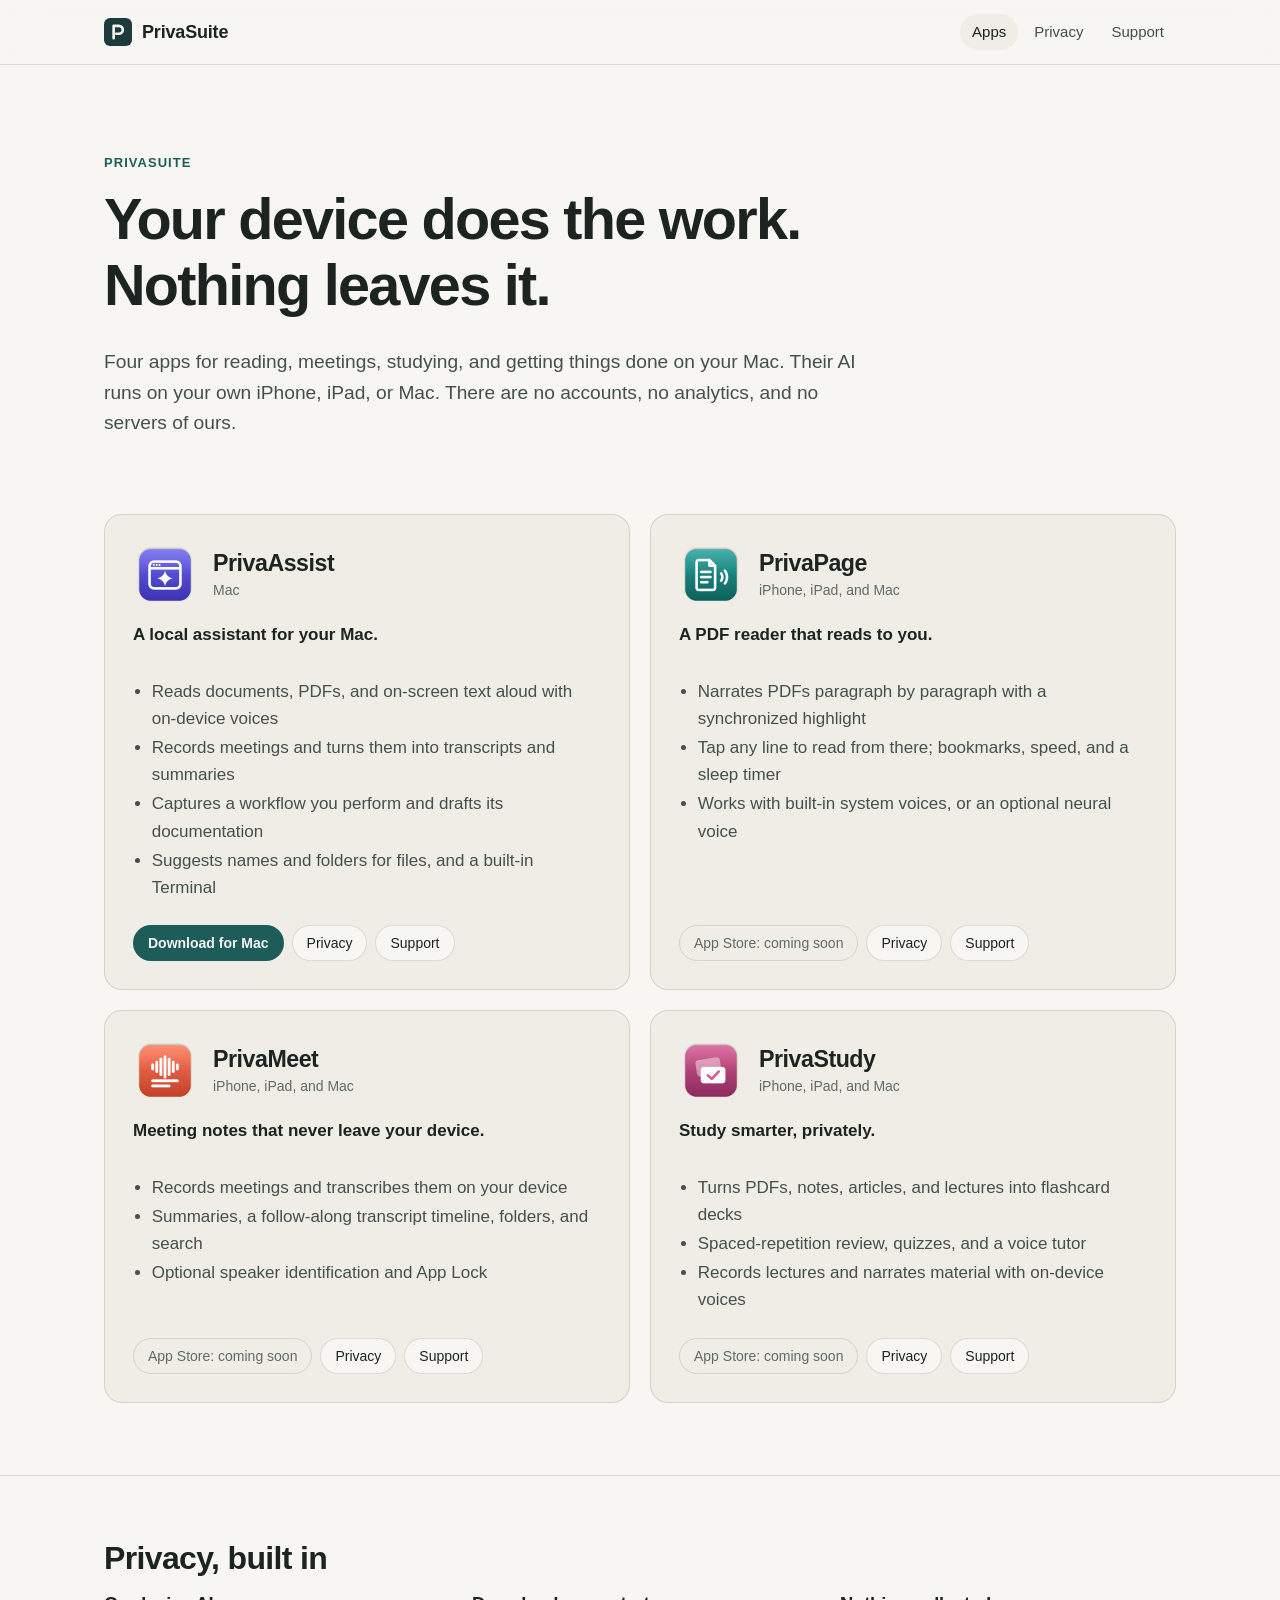
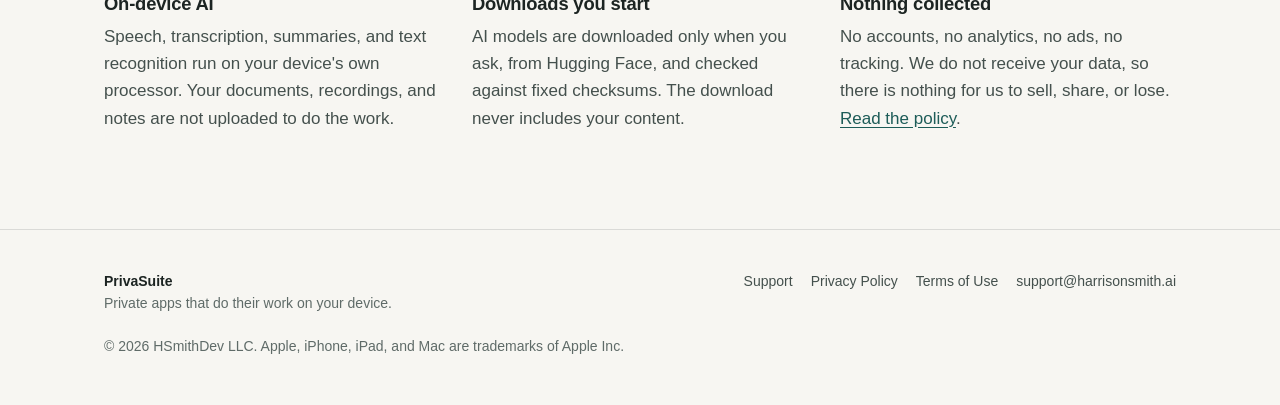
<file: index.html>
<!doctype html>
<html lang="en">
<head>
<meta charset="utf-8">
<meta name="viewport" content="width=device-width, initial-scale=1, viewport-fit=cover">
<meta name="color-scheme" content="light dark">
<meta name="theme-color" content="#f7f6f2" media="(prefers-color-scheme: light)">
<meta name="theme-color" content="#111615" media="(prefers-color-scheme: dark)">
<link rel="icon" type="image/svg+xml" href="assets/img/favicon.svg">
<link rel="stylesheet" href="assets/style.css">
<title>PrivaSuite</title>
<meta name="description" content="Private apps for reading, meetings, studying, and your Mac, with AI that runs on your device.">
<link rel="canonical" href="https://privasuite.harrisonsmith.ai/">
</head>
<body>
<a class="skip" href="#main">Skip to content</a>
<header class="site-header">
  <div class="wrap nav">
    <a class="brand" href="index.html" aria-label="PrivaSuite home"><img src="assets/img/favicon.svg" alt="" width="28" height="28"><span>PrivaSuite</span></a>
    <nav aria-label="Primary">
      <a href="index.html#apps" aria-current="page">Apps</a>
      <a href="privacy/index.html">Privacy</a>
      <a href="support/index.html">Support</a>
    </nav>
  </div>
</header>
<main id="main">
<section class="hero"><div class="wrap">
  <p class="eyebrow">PrivaSuite</p>
  <h1>Your device does the work.<br>Nothing leaves it.</h1>
  <p class="lede">Four apps for reading, meetings, studying, and getting things done on your Mac. Their AI runs on your own iPhone, iPad, or Mac. There are no accounts, no analytics, and no servers of ours.</p>
</div></section>
<section class="wrap apps" id="apps" aria-label="Apps">
<article class="app-card" id="privaassist">
  <header><img src="assets/img/privaassist-256.png" alt="" width="64" height="64"><div><h2>PrivaAssist</h2><p class="platforms">Mac</p></div></header>
  <p><strong>A local assistant for your Mac.</strong></p>
  <ul><li>Reads documents, PDFs, and on-screen text aloud with on-device voices</li><li>Records meetings and turns them into transcripts and summaries</li><li>Captures a workflow you perform and drafts its documentation</li><li>Suggests names and folders for files, and a built-in Terminal</li></ul>
  <div class="links">
    <a class="pill primary" href="privaassist/index.html">Download for Mac</a>
    <a class="pill" href="privacy/index.html#privaassist">Privacy</a>
    <a class="pill" href="support/index.html#privaassist">Support</a>
  </div>
</article>
<article class="app-card" id="privapage">
  <header><img src="assets/img/privapage-256.png" alt="" width="64" height="64"><div><h2>PrivaPage</h2><p class="platforms">iPhone, iPad, and Mac</p></div></header>
  <p><strong>A PDF reader that reads to you.</strong></p>
  <ul><li>Narrates PDFs paragraph by paragraph with a synchronized highlight</li><li>Tap any line to read from there; bookmarks, speed, and a sleep timer</li><li>Works with built-in system voices, or an optional neural voice</li></ul>
  <div class="links">
    <span class="pill status">App Store: coming soon</span>
    <a class="pill" href="privacy/index.html#privapage">Privacy</a>
    <a class="pill" href="support/index.html#privapage">Support</a>
  </div>
</article>
<article class="app-card" id="privameet">
  <header><img src="assets/img/privameet-256.png" alt="" width="64" height="64"><div><h2>PrivaMeet</h2><p class="platforms">iPhone, iPad, and Mac</p></div></header>
  <p><strong>Meeting notes that never leave your device.</strong></p>
  <ul><li>Records meetings and transcribes them on your device</li><li>Summaries, a follow-along transcript timeline, folders, and search</li><li>Optional speaker identification and App Lock</li></ul>
  <div class="links">
    <span class="pill status">App Store: coming soon</span>
    <a class="pill" href="privacy/index.html#privameet">Privacy</a>
    <a class="pill" href="support/index.html#privameet">Support</a>
  </div>
</article>
<article class="app-card" id="privastudy">
  <header><img src="assets/img/privastudy-256.png" alt="" width="64" height="64"><div><h2>PrivaStudy</h2><p class="platforms">iPhone, iPad, and Mac</p></div></header>
  <p><strong>Study smarter, privately.</strong></p>
  <ul><li>Turns PDFs, notes, articles, and lectures into flashcard decks</li><li>Spaced-repetition review, quizzes, and a voice tutor</li><li>Records lectures and narrates material with on-device voices</li></ul>
  <div class="links">
    <span class="pill status">App Store: coming soon</span>
    <a class="pill" href="privacy/index.html#privastudy">Privacy</a>
    <a class="pill" href="support/index.html#privastudy">Support</a>
  </div>
</article>
</section>
<section class="band"><div class="wrap">
  <h2>Privacy, built in</h2>
  <div class="cols">
    <div><h3>On-device AI</h3><p>Speech, transcription, summaries, and text recognition run on your device's own processor. Your documents, recordings, and notes are not uploaded to do the work.</p></div>
    <div><h3>Downloads you start</h3><p>AI models are downloaded only when you ask, from Hugging Face, and checked against fixed checksums. The download never includes your content.</p></div>
    <div><h3>Nothing collected</h3><p>No accounts, no analytics, no ads, no tracking. We do not receive your data, so there is nothing for us to sell, share, or lose. <a href="privacy/index.html">Read the policy</a>.</p></div>
  </div>
</div></section>
</main>
<footer class="site-footer">
  <div class="wrap footer-grid">
    <div><strong style="color:var(--ink)">PrivaSuite</strong><br>Private apps that do their work on your device.</div>
    <div class="footer-links">
      <a href="support/index.html">Support</a>
      <a href="privacy/index.html">Privacy Policy</a>
      <a href="terms/index.html">Terms of Use</a>
      <a href="mailto:support@harrisonsmith.ai">support@harrisonsmith.ai</a>
    </div>
  </div>
  <div class="wrap" style="margin-top:20px">&copy; 2026 HSmithDev LLC. Apple, iPhone, iPad, and Mac are trademarks of Apple Inc.</div>
</footer>
</body>
</html>
</file>
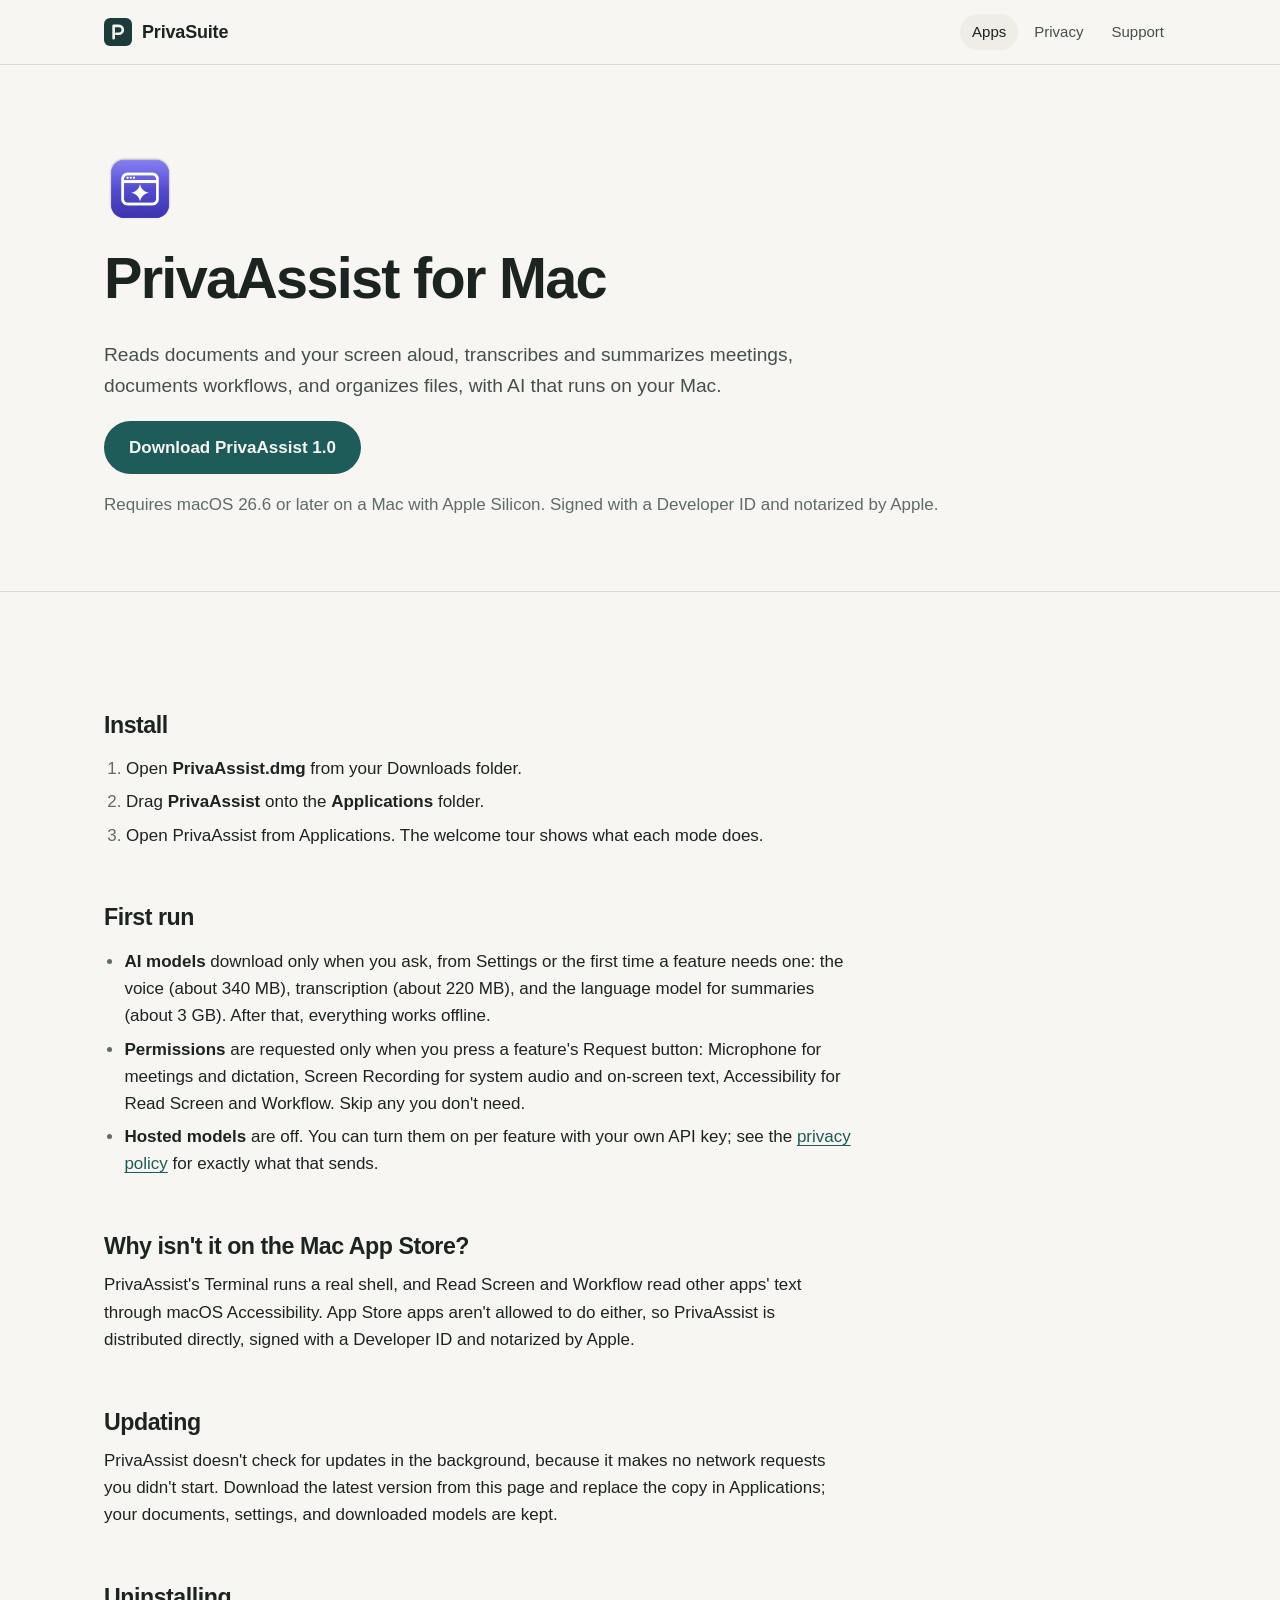
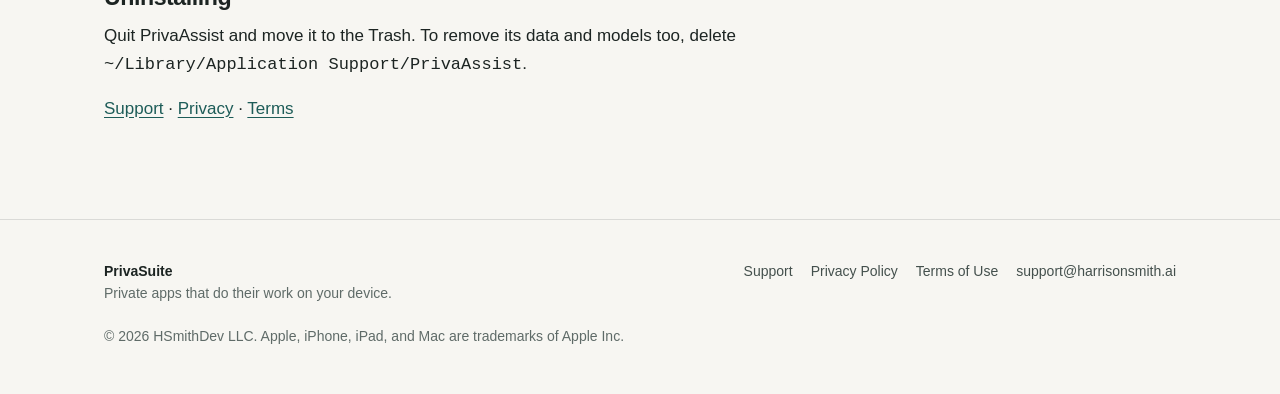
<file: privaassist/index.html>
<!doctype html>
<html lang="en">
<head>
<meta charset="utf-8">
<meta name="viewport" content="width=device-width, initial-scale=1, viewport-fit=cover">
<meta name="color-scheme" content="light dark">
<meta name="theme-color" content="#f7f6f2" media="(prefers-color-scheme: light)">
<meta name="theme-color" content="#111615" media="(prefers-color-scheme: dark)">
<link rel="icon" type="image/svg+xml" href="../assets/img/favicon.svg">
<link rel="stylesheet" href="../assets/style.css">
<title>PrivaAssist for Mac | PrivaSuite</title>
<meta name="description" content="Download PrivaAssist, a local assistant for your Mac with on-device AI.">
<link rel="canonical" href="https://privasuite.harrisonsmith.ai/privaassist/">
</head>
<body>
<a class="skip" href="#main">Skip to content</a>
<header class="site-header">
  <div class="wrap nav">
    <a class="brand" href="../index.html" aria-label="PrivaSuite home"><img src="../assets/img/favicon.svg" alt="" width="28" height="28"><span>PrivaSuite</span></a>
    <nav aria-label="Primary">
      <a href="../index.html#apps" aria-current="page">Apps</a>
      <a href="../privacy/index.html">Privacy</a>
      <a href="../support/index.html">Support</a>
    </nav>
  </div>
</header>
<main id="main">
<section class="hero"><div class="wrap">
  <div class="app-tag" style="margin-bottom:20px"><img src="../assets/img/privaassist-256.png" alt="" width="72" height="72" style="width:72px;height:72px;border-radius:16px"></div>
  <h1>PrivaAssist for Mac</h1>
  <p class="lede">Reads documents and your screen aloud, transcribes and summarizes meetings, documents workflows, and organizes files, with AI that runs on your Mac.</p>
  <p><a class="pill primary big" href="https://github.com/hsmith-dev/privasuite/releases/latest/download/PrivaAssist.dmg">Download PrivaAssist 1.0</a></p>
  <p class="muted">Requires macOS 26.6 or later on a Mac with Apple Silicon. Signed with a Developer ID and notarized by Apple.</p>
</div></section>
<section class="band"><div class="wrap"><div class="prose">
  <h2>Install</h2>
  <ol>
    <li>Open <strong>PrivaAssist.dmg</strong> from your Downloads folder.</li>
    <li>Drag <strong>PrivaAssist</strong> onto the <strong>Applications</strong> folder.</li>
    <li>Open PrivaAssist from Applications. The welcome tour shows what each mode does.</li>
  </ol>
  <h2>First run</h2>
  <ul>
    <li><strong>AI models</strong> download only when you ask, from Settings or the first time a feature needs one: the voice (about 340 MB), transcription (about 220 MB), and the language model for summaries (about 3 GB). After that, everything works offline.</li>
    <li><strong>Permissions</strong> are requested only when you press a feature's Request button: Microphone for meetings and dictation, Screen Recording for system audio and on-screen text, Accessibility for Read Screen and Workflow. Skip any you don't need.</li>
    <li><strong>Hosted models</strong> are off. You can turn them on per feature with your own API key; see the <a href="../privacy/index.html#privaassist">privacy policy</a> for exactly what that sends.</li>
  </ul>
  <h2>Why isn't it on the Mac App Store?</h2>
  <p>PrivaAssist's Terminal runs a real shell, and Read Screen and Workflow read other apps' text through macOS Accessibility. App Store apps aren't allowed to do either, so PrivaAssist is distributed directly, signed with a Developer ID and notarized by Apple.</p>
  <h2>Updating</h2>
  <p>PrivaAssist doesn't check for updates in the background, because it makes no network requests you didn't start. Download the latest version from this page and replace the copy in Applications; your documents, settings, and downloaded models are kept.</p>
  <h2>Uninstalling</h2>
  <p>Quit PrivaAssist and move it to the Trash. To remove its data and models too, delete <code>~/Library/Application Support/PrivaAssist</code>.</p>
  <p><a href="../support/index.html#privaassist">Support</a> · <a href="../privacy/index.html#privaassist">Privacy</a> · <a href="../terms/index.html">Terms</a></p></div>
</div></section>
</main>
<footer class="site-footer">
  <div class="wrap footer-grid">
    <div><strong style="color:var(--ink)">PrivaSuite</strong><br>Private apps that do their work on your device.</div>
    <div class="footer-links">
      <a href="../support/index.html">Support</a>
      <a href="../privacy/index.html">Privacy Policy</a>
      <a href="../terms/index.html">Terms of Use</a>
      <a href="mailto:support@harrisonsmith.ai">support@harrisonsmith.ai</a>
    </div>
  </div>
  <div class="wrap" style="margin-top:20px">&copy; 2026 HSmithDev LLC. Apple, iPhone, iPad, and Mac are trademarks of Apple Inc.</div>
</footer>
</body>
</html>
</file>
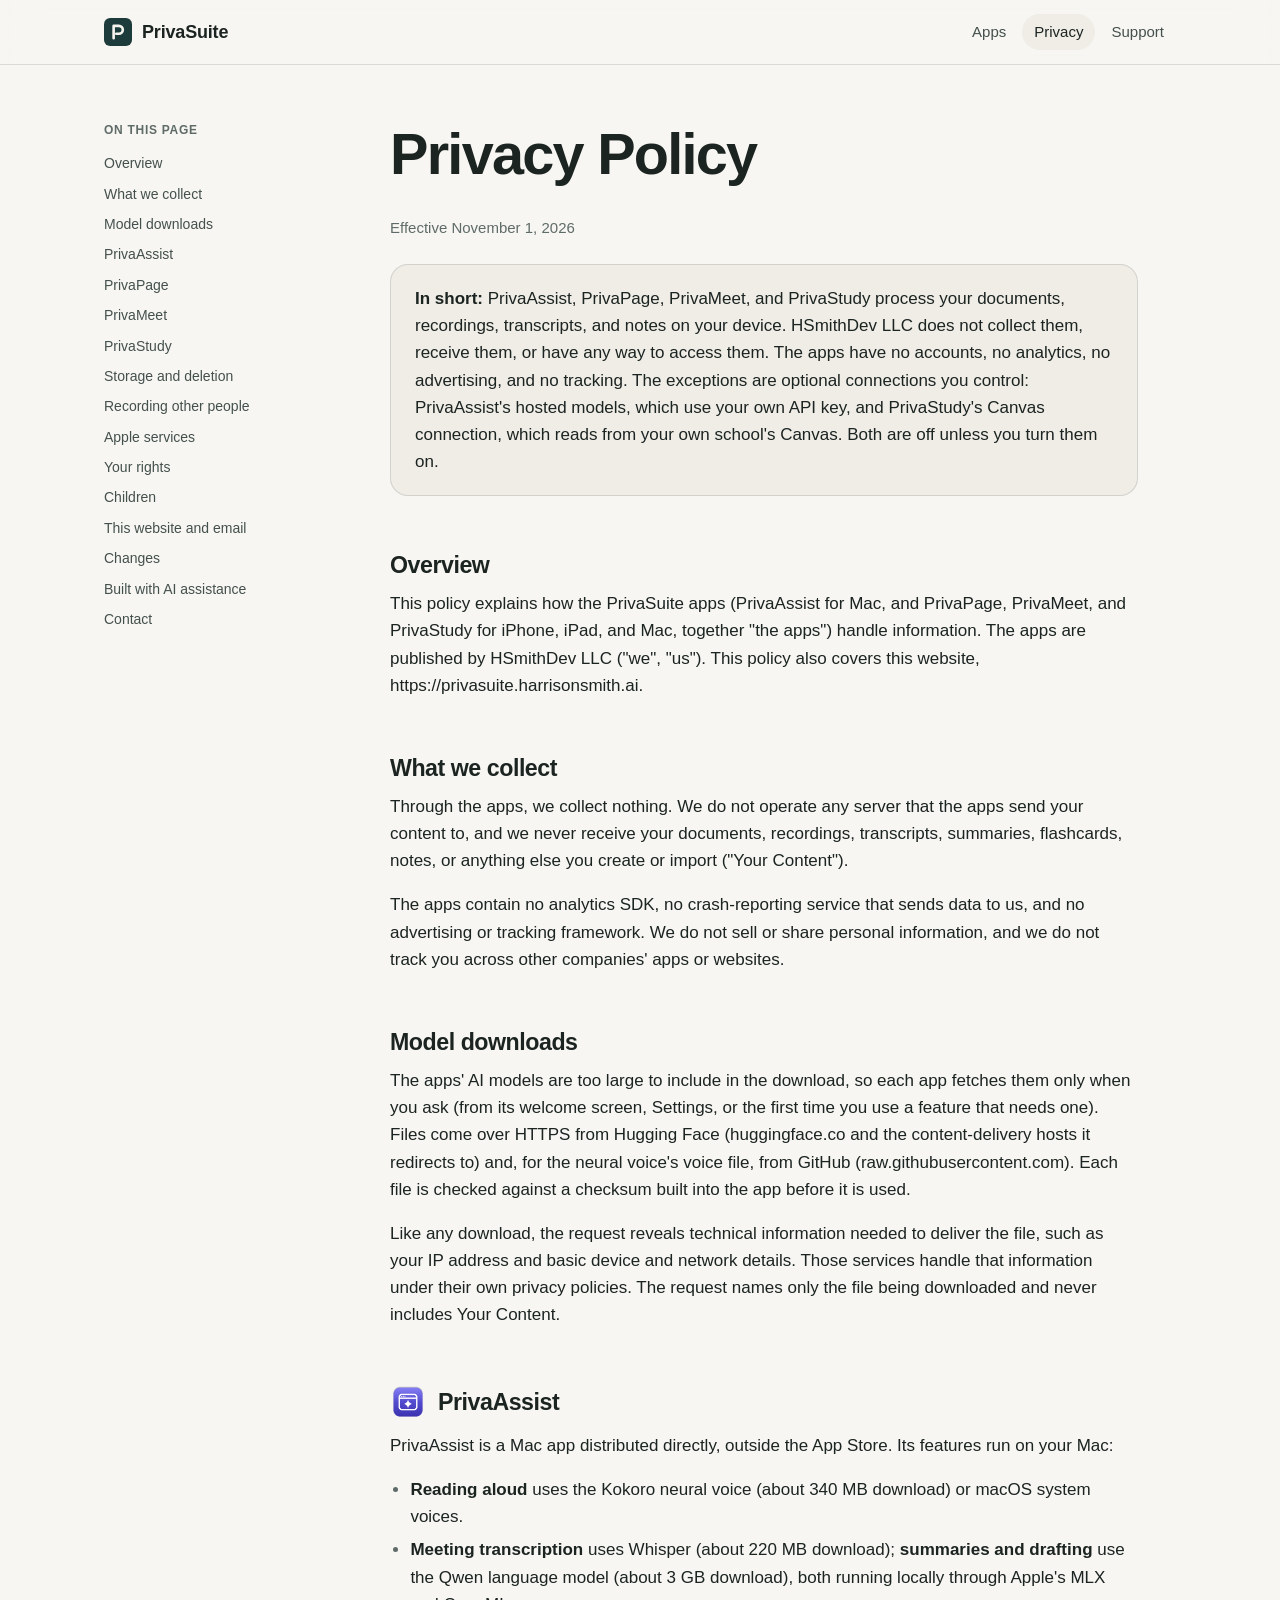
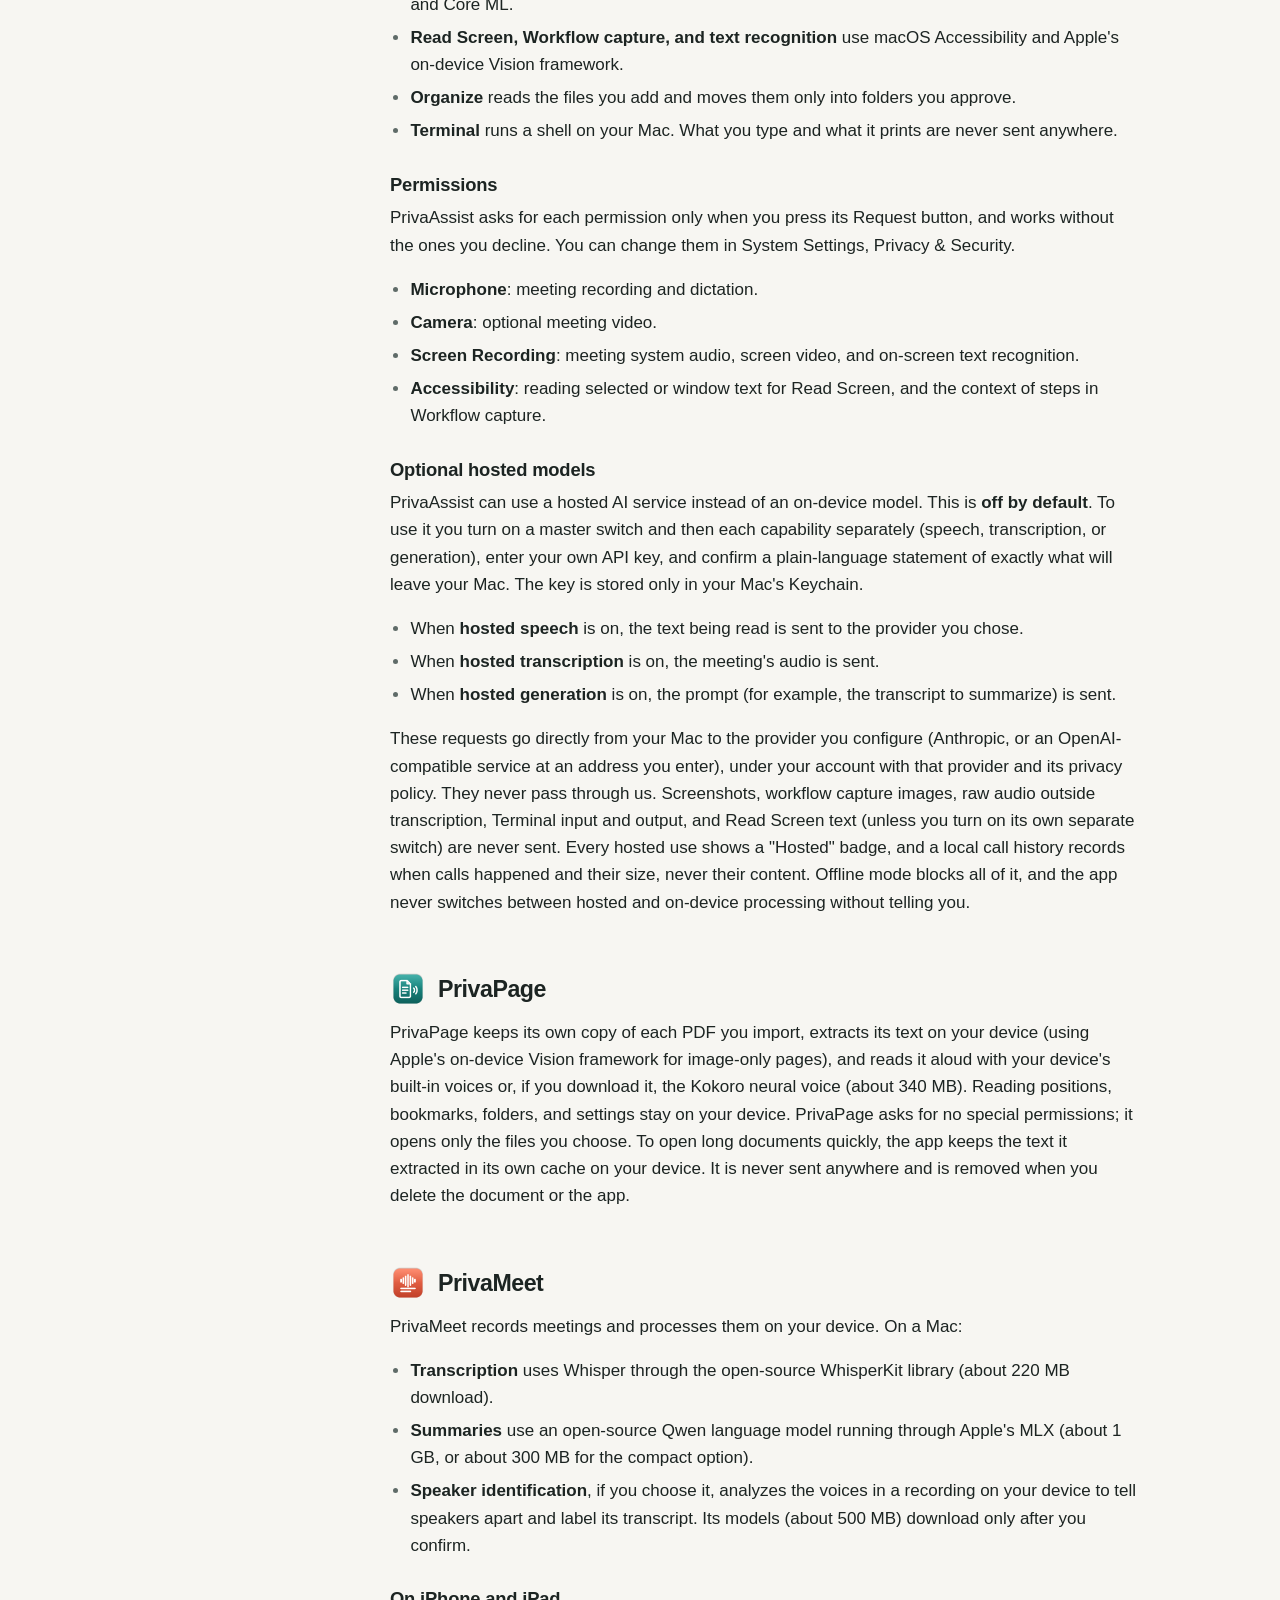
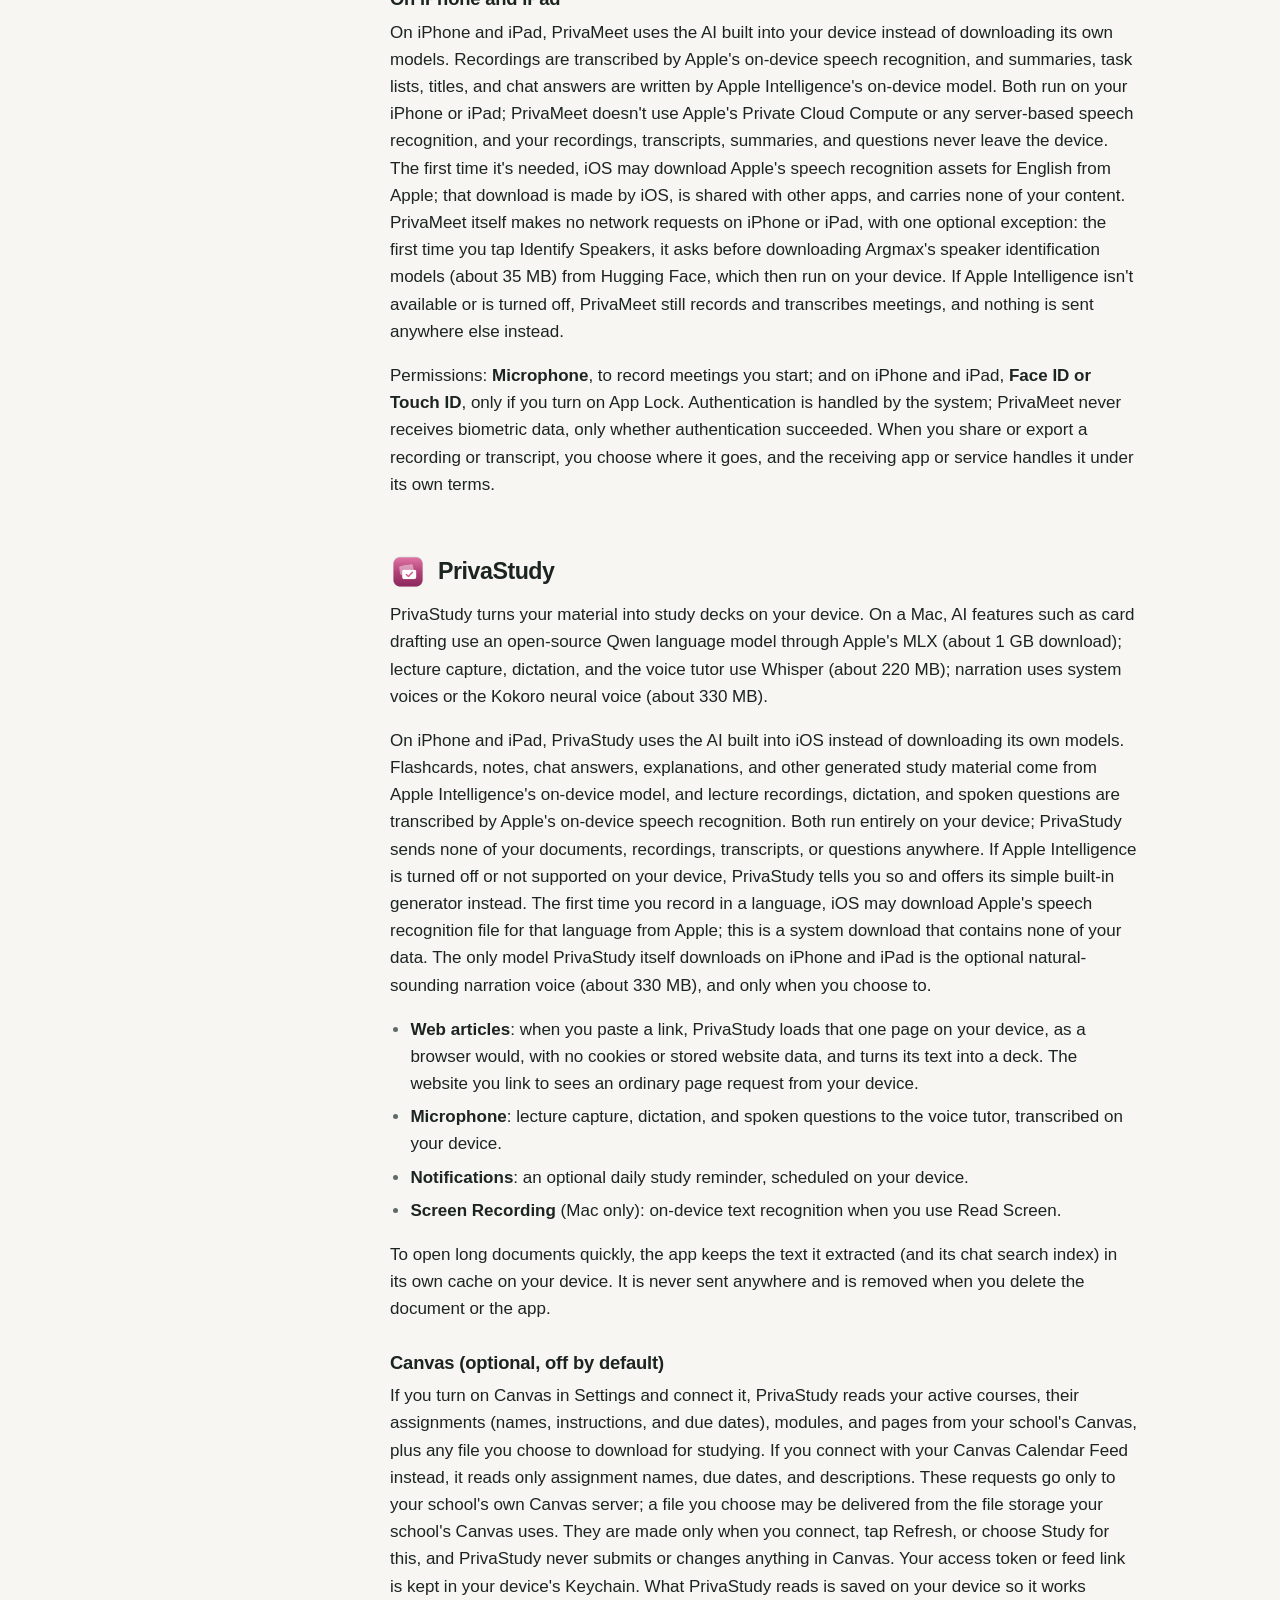
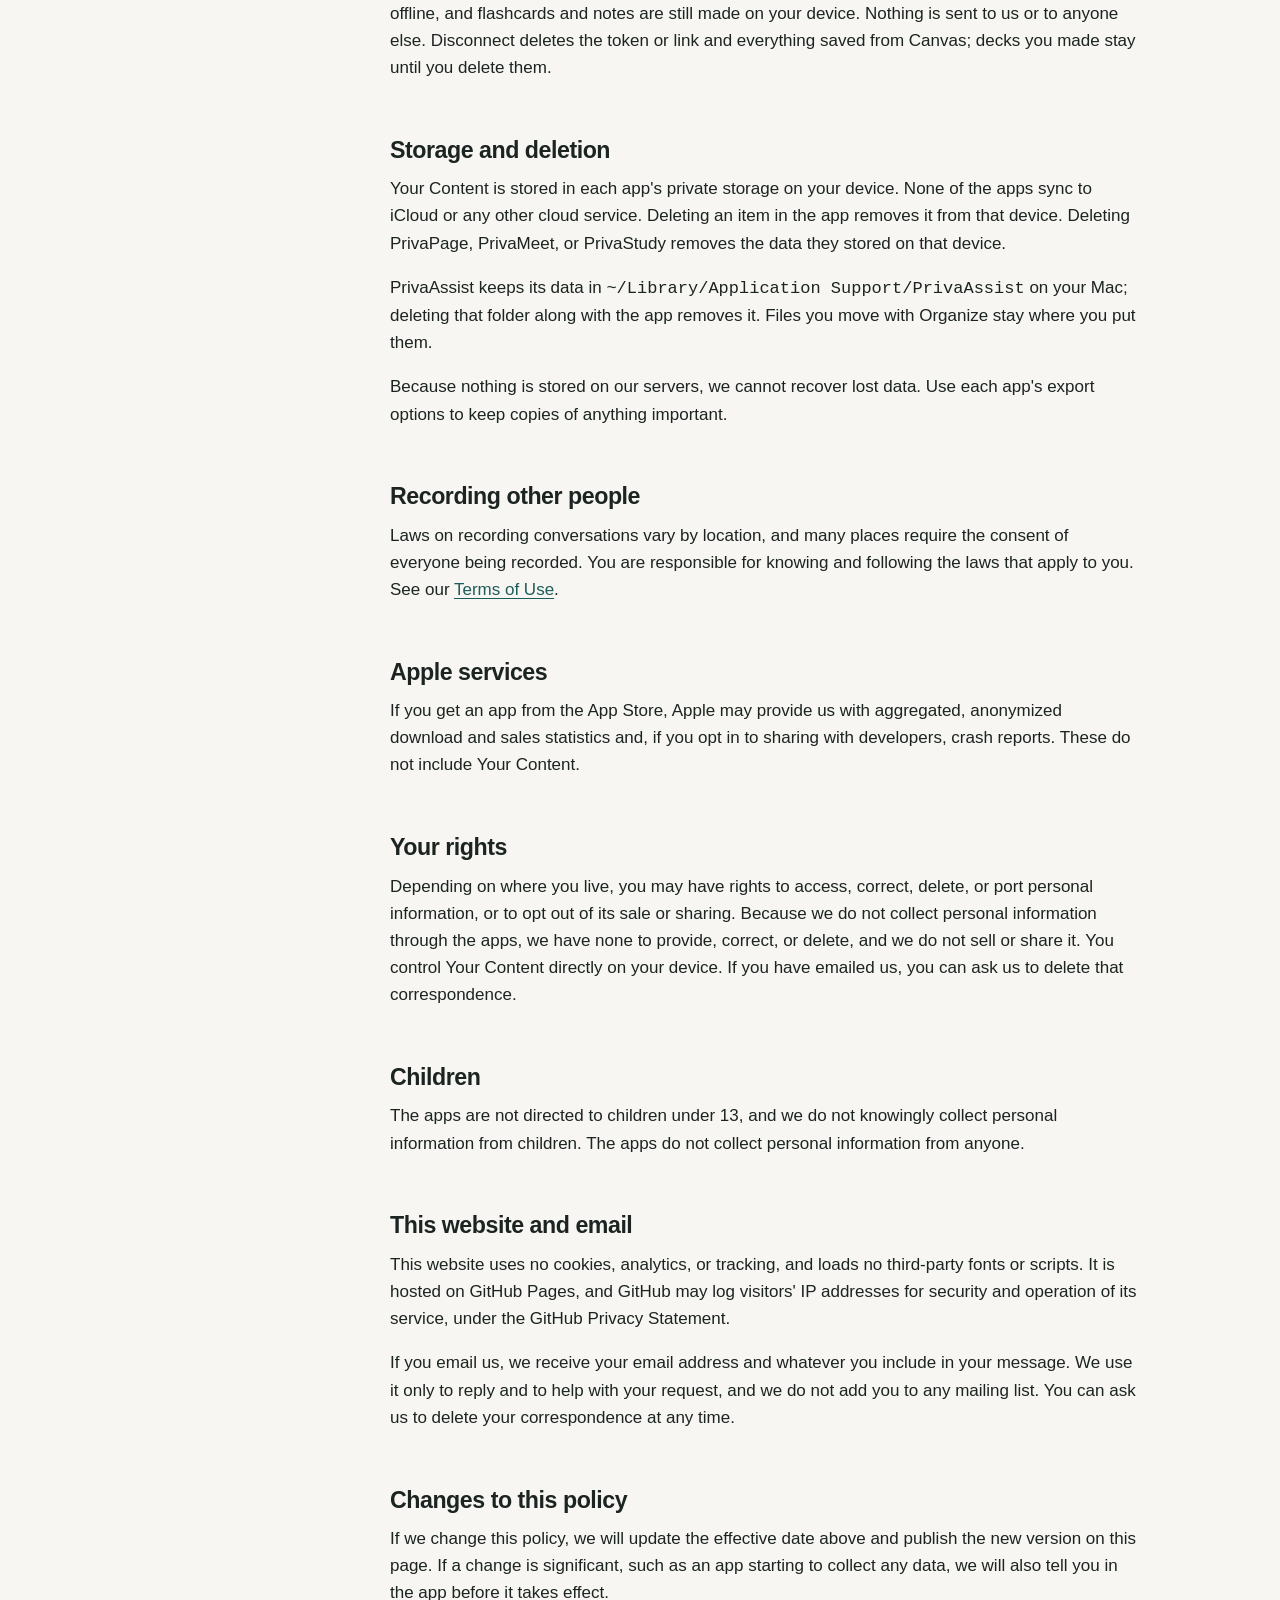
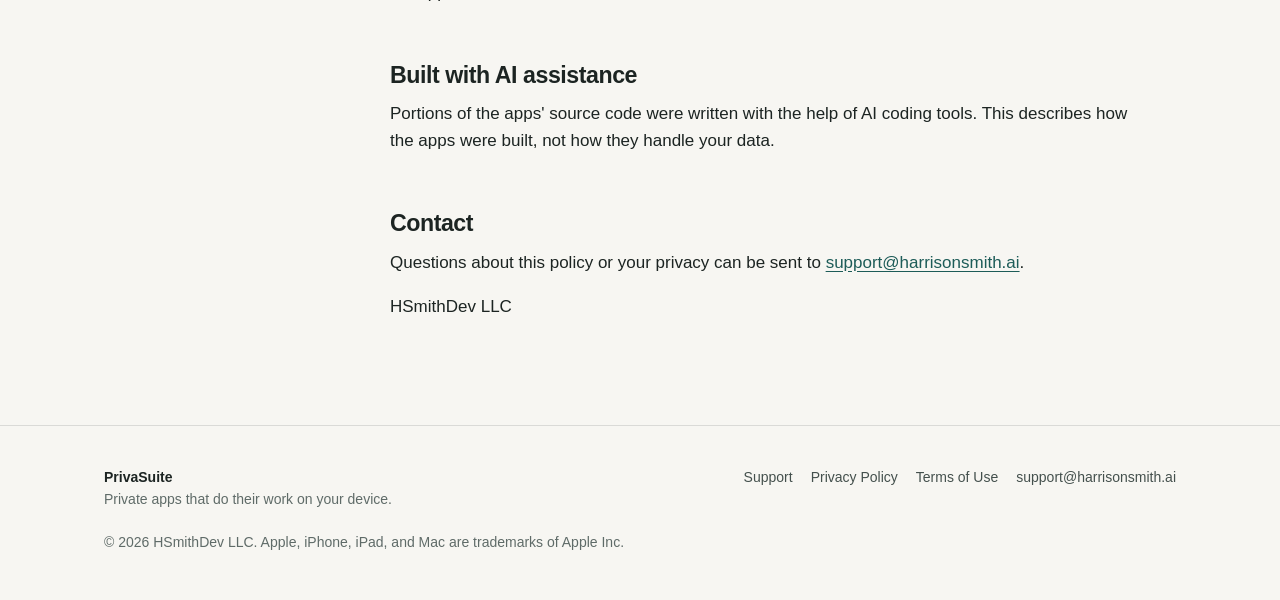
<file: privacy/index.html>
<!doctype html>
<html lang="en">
<head>
<meta charset="utf-8">
<meta name="viewport" content="width=device-width, initial-scale=1, viewport-fit=cover">
<meta name="color-scheme" content="light dark">
<meta name="theme-color" content="#f7f6f2" media="(prefers-color-scheme: light)">
<meta name="theme-color" content="#111615" media="(prefers-color-scheme: dark)">
<link rel="icon" type="image/svg+xml" href="../assets/img/favicon.svg">
<link rel="stylesheet" href="../assets/style.css">
<title>Privacy Policy | PrivaSuite</title>
<meta name="description" content="How the PrivaSuite apps handle your data: documents, recordings, and notes are processed on your device and never sent to us.">
<link rel="canonical" href="https://privasuite.harrisonsmith.ai/privacy/">
</head>
<body>
<a class="skip" href="#main">Skip to content</a>
<header class="site-header">
  <div class="wrap nav">
    <a class="brand" href="../index.html" aria-label="PrivaSuite home"><img src="../assets/img/favicon.svg" alt="" width="28" height="28"><span>PrivaSuite</span></a>
    <nav aria-label="Primary">
      <a href="../index.html#apps">Apps</a>
      <a href="../privacy/index.html" aria-current="page">Privacy</a>
      <a href="../support/index.html">Support</a>
    </nav>
  </div>
</header>
<main id="main">
<div class="doc"><div class="wrap doc-grid">
<aside class="toc" aria-label="On this page"><p>On this page</p><ol>
<li><a href="#overview">Overview</a></li>
<li><a href="#collect">What we collect</a></li>
<li><a href="#downloads">Model downloads</a></li>
<li><a href="#privaassist">PrivaAssist</a></li>
<li><a href="#privapage">PrivaPage</a></li>
<li><a href="#privameet">PrivaMeet</a></li>
<li><a href="#privastudy">PrivaStudy</a></li>
<li><a href="#storage">Storage and deletion</a></li>
<li><a href="#recording">Recording other people</a></li>
<li><a href="#apple">Apple services</a></li>
<li><a href="#rights">Your rights</a></li>
<li><a href="#children">Children</a></li>
<li><a href="#website">This website and email</a></li>
<li><a href="#changes">Changes</a></li>
<li><a href="#ai">Built with AI assistance</a></li>
<li><a href="#contact">Contact</a></li>
</ol></aside>
<article class="prose">
<h1>Privacy Policy</h1>
<p class="doc-meta">Effective November 1, 2026</p>

<div class="summary"><p><strong>In short:</strong> PrivaAssist, PrivaPage, PrivaMeet, and PrivaStudy process your documents, recordings, transcripts, and notes on your device. HSmithDev LLC does not collect them, receive them, or have any way to access them. The apps have no accounts, no analytics, no advertising, and no tracking. The exceptions are optional connections you control: PrivaAssist's hosted models, which use your own API key, and PrivaStudy's Canvas connection, which reads from your own school's Canvas. Both are off unless you turn them on.</p></div>

<h2 id="overview">Overview</h2>
<p>This policy explains how the PrivaSuite apps (PrivaAssist for Mac, and PrivaPage, PrivaMeet, and PrivaStudy for iPhone, iPad, and Mac, together "the apps") handle information. The apps are published by HSmithDev LLC ("we", "us"). This policy also covers this website, https://privasuite.harrisonsmith.ai.</p>

<h2 id="collect">What we collect</h2>
<p>Through the apps, we collect nothing. We do not operate any server that the apps send your content to, and we never receive your documents, recordings, transcripts, summaries, flashcards, notes, or anything else you create or import ("Your Content").</p>
<p>The apps contain no analytics SDK, no crash-reporting service that sends data to us, and no advertising or tracking framework. We do not sell or share personal information, and we do not track you across other companies' apps or websites.</p>

<h2 id="downloads">Model downloads</h2>
<p>The apps' AI models are too large to include in the download, so each app fetches them only when you ask (from its welcome screen, Settings, or the first time you use a feature that needs one). Files come over HTTPS from Hugging Face (huggingface.co and the content-delivery hosts it redirects to) and, for the neural voice's voice file, from GitHub (raw.githubusercontent.com). Each file is checked against a checksum built into the app before it is used.</p>
<p>Like any download, the request reveals technical information needed to deliver the file, such as your IP address and basic device and network details. Those services handle that information under their own privacy policies. The request names only the file being downloaded and never includes Your Content.</p>

<h2 id="privaassist" class="app-tag"><img src="../assets/img/privaassist-256.png" alt="" width="36" height="36">PrivaAssist</h2>
<p>PrivaAssist is a Mac app distributed directly, outside the App Store. Its features run on your Mac:</p>
<ul>
<li><strong>Reading aloud</strong> uses the Kokoro neural voice (about 340 MB download) or macOS system voices.</li>
<li><strong>Meeting transcription</strong> uses Whisper (about 220 MB download); <strong>summaries and drafting</strong> use the Qwen language model (about 3 GB download), both running locally through Apple's MLX and Core ML.</li>
<li><strong>Read Screen, Workflow capture, and text recognition</strong> use macOS Accessibility and Apple's on-device Vision framework.</li>
<li><strong>Organize</strong> reads the files you add and moves them only into folders you approve.</li>
<li><strong>Terminal</strong> runs a shell on your Mac. What you type and what it prints are never sent anywhere.</li>
</ul>
<h3>Permissions</h3>
<p>PrivaAssist asks for each permission only when you press its Request button, and works without the ones you decline. You can change them in System Settings, Privacy &amp; Security.</p>
<ul>
<li><strong>Microphone</strong>: meeting recording and dictation.</li>
<li><strong>Camera</strong>: optional meeting video.</li>
<li><strong>Screen Recording</strong>: meeting system audio, screen video, and on-screen text recognition.</li>
<li><strong>Accessibility</strong>: reading selected or window text for Read Screen, and the context of steps in Workflow capture.</li>
</ul>
<h3>Optional hosted models</h3>
<p>PrivaAssist can use a hosted AI service instead of an on-device model. This is <strong>off by default</strong>. To use it you turn on a master switch and then each capability separately (speech, transcription, or generation), enter your own API key, and confirm a plain-language statement of exactly what will leave your Mac. The key is stored only in your Mac's Keychain.</p>
<ul>
<li>When <strong>hosted speech</strong> is on, the text being read is sent to the provider you chose.</li>
<li>When <strong>hosted transcription</strong> is on, the meeting's audio is sent.</li>
<li>When <strong>hosted generation</strong> is on, the prompt (for example, the transcript to summarize) is sent.</li>
</ul>
<p>These requests go directly from your Mac to the provider you configure (Anthropic, or an OpenAI-compatible service at an address you enter), under your account with that provider and its privacy policy. They never pass through us. Screenshots, workflow capture images, raw audio outside transcription, Terminal input and output, and Read Screen text (unless you turn on its own separate switch) are never sent. Every hosted use shows a "Hosted" badge, and a local call history records when calls happened and their size, never their content. Offline mode blocks all of it, and the app never switches between hosted and on-device processing without telling you.</p>

<h2 id="privapage" class="app-tag"><img src="../assets/img/privapage-256.png" alt="" width="36" height="36">PrivaPage</h2>
<p>PrivaPage keeps its own copy of each PDF you import, extracts its text on your device (using Apple's on-device Vision framework for image-only pages), and reads it aloud with your device's built-in voices or, if you download it, the Kokoro neural voice (about 340 MB). Reading positions, bookmarks, folders, and settings stay on your device. PrivaPage asks for no special permissions; it opens only the files you choose. To open long documents quickly, the app keeps the text it extracted in its own cache on your device. It is never sent anywhere and is removed when you delete the document or the app.</p>

<h2 id="privameet" class="app-tag"><img src="../assets/img/privameet-256.png" alt="" width="36" height="36">PrivaMeet</h2>
<p>PrivaMeet records meetings and processes them on your device. On a Mac:</p>
<ul>
<li><strong>Transcription</strong> uses Whisper through the open-source WhisperKit library (about 220 MB download).</li>
<li><strong>Summaries</strong> use an open-source Qwen language model running through Apple's MLX (about 1 GB, or about 300 MB for the compact option).</li>
<li><strong>Speaker identification</strong>, if you choose it, analyzes the voices in a recording on your device to tell speakers apart and label its transcript. Its models (about 500 MB) download only after you confirm.</li>
</ul>
<h3>On iPhone and iPad</h3>
<p>On iPhone and iPad, PrivaMeet uses the AI built into your device instead of downloading its own models. Recordings are transcribed by Apple's on-device speech recognition, and summaries, task lists, titles, and chat answers are written by Apple Intelligence's on-device model. Both run on your iPhone or iPad; PrivaMeet doesn't use Apple's Private Cloud Compute or any server-based speech recognition, and your recordings, transcripts, summaries, and questions never leave the device. The first time it's needed, iOS may download Apple's speech recognition assets for English from Apple; that download is made by iOS, is shared with other apps, and carries none of your content. PrivaMeet itself makes no network requests on iPhone or iPad, with one optional exception: the first time you tap Identify Speakers, it asks before downloading Argmax's speaker identification models (about 35 MB) from Hugging Face, which then run on your device. If Apple Intelligence isn't available or is turned off, PrivaMeet still records and transcribes meetings, and nothing is sent anywhere else instead.</p>
<p>Permissions: <strong>Microphone</strong>, to record meetings you start; and on iPhone and iPad, <strong>Face ID or Touch ID</strong>, only if you turn on App Lock. Authentication is handled by the system; PrivaMeet never receives biometric data, only whether authentication succeeded. When you share or export a recording or transcript, you choose where it goes, and the receiving app or service handles it under its own terms.</p>

<h2 id="privastudy" class="app-tag"><img src="../assets/img/privastudy-256.png" alt="" width="36" height="36">PrivaStudy</h2>
<p>PrivaStudy turns your material into study decks on your device. On a Mac, AI features such as card drafting use an open-source Qwen language model through Apple's MLX (about 1 GB download); lecture capture, dictation, and the voice tutor use Whisper (about 220 MB); narration uses system voices or the Kokoro neural voice (about 330 MB).</p>
<p>On iPhone and iPad, PrivaStudy uses the AI built into iOS instead of downloading its own models. Flashcards, notes, chat answers, explanations, and other generated study material come from Apple Intelligence's on-device model, and lecture recordings, dictation, and spoken questions are transcribed by Apple's on-device speech recognition. Both run entirely on your device; PrivaStudy sends none of your documents, recordings, transcripts, or questions anywhere. If Apple Intelligence is turned off or not supported on your device, PrivaStudy tells you so and offers its simple built-in generator instead. The first time you record in a language, iOS may download Apple's speech recognition file for that language from Apple; this is a system download that contains none of your data. The only model PrivaStudy itself downloads on iPhone and iPad is the optional natural-sounding narration voice (about 330 MB), and only when you choose to.</p>
<ul>
<li><strong>Web articles</strong>: when you paste a link, PrivaStudy loads that one page on your device, as a browser would, with no cookies or stored website data, and turns its text into a deck. The website you link to sees an ordinary page request from your device.</li>
<li><strong>Microphone</strong>: lecture capture, dictation, and spoken questions to the voice tutor, transcribed on your device.</li>
<li><strong>Notifications</strong>: an optional daily study reminder, scheduled on your device.</li>
<li><strong>Screen Recording</strong> (Mac only): on-device text recognition when you use Read Screen.</li>
</ul>
<p>To open long documents quickly, the app keeps the text it extracted (and its chat search index) in its own cache on your device. It is never sent anywhere and is removed when you delete the document or the app.</p>
<h3>Canvas (optional, off by default)</h3>
<p>If you turn on Canvas in Settings and connect it, PrivaStudy reads your active courses, their assignments (names, instructions, and due dates), modules, and pages from your school's Canvas, plus any file you choose to download for studying. If you connect with your Canvas Calendar Feed instead, it reads only assignment names, due dates, and descriptions. These requests go only to your school's own Canvas server; a file you choose may be delivered from the file storage your school's Canvas uses. They are made only when you connect, tap Refresh, or choose Study for this, and PrivaStudy never submits or changes anything in Canvas. Your access token or feed link is kept in your device's Keychain. What PrivaStudy reads is saved on your device so it works offline, and flashcards and notes are still made on your device. Nothing is sent to us or to anyone else. Disconnect deletes the token or link and everything saved from Canvas; decks you made stay until you delete them.</p>

<h2 id="storage">Storage and deletion</h2>
<p>Your Content is stored in each app's private storage on your device. None of the apps sync to iCloud or any other cloud service. Deleting an item in the app removes it from that device. Deleting PrivaPage, PrivaMeet, or PrivaStudy removes the data they stored on that device.</p>
<p>PrivaAssist keeps its data in <code>~/Library/Application Support/PrivaAssist</code> on your Mac; deleting that folder along with the app removes it. Files you move with Organize stay where you put them.</p>
<p>Because nothing is stored on our servers, we cannot recover lost data. Use each app's export options to keep copies of anything important.</p>

<h2 id="recording">Recording other people</h2>
<p>Laws on recording conversations vary by location, and many places require the consent of everyone being recorded. You are responsible for knowing and following the laws that apply to you. See our <a href="../terms/index.html">Terms of Use</a>.</p>

<h2 id="apple">Apple services</h2>
<p>If you get an app from the App Store, Apple may provide us with aggregated, anonymized download and sales statistics and, if you opt in to sharing with developers, crash reports. These do not include Your Content.</p>

<h2 id="rights">Your rights</h2>
<p>Depending on where you live, you may have rights to access, correct, delete, or port personal information, or to opt out of its sale or sharing. Because we do not collect personal information through the apps, we have none to provide, correct, or delete, and we do not sell or share it. You control Your Content directly on your device. If you have emailed us, you can ask us to delete that correspondence.</p>

<h2 id="children">Children</h2>
<p>The apps are not directed to children under 13, and we do not knowingly collect personal information from children. The apps do not collect personal information from anyone.</p>

<h2 id="website">This website and email</h2>
<p>This website uses no cookies, analytics, or tracking, and loads no third-party fonts or scripts. It is hosted on GitHub Pages, and GitHub may log visitors' IP addresses for security and operation of its service, under the GitHub Privacy Statement.</p>
<p>If you email us, we receive your email address and whatever you include in your message. We use it only to reply and to help with your request, and we do not add you to any mailing list. You can ask us to delete your correspondence at any time.</p>

<h2 id="changes">Changes to this policy</h2>
<p>If we change this policy, we will update the effective date above and publish the new version on this page. If a change is significant, such as an app starting to collect any data, we will also tell you in the app before it takes effect.</p>

<h2 id="ai">Built with AI assistance</h2>
<p>Portions of the apps' source code were written with the help of AI coding tools. This describes how the apps were built, not how they handle your data.</p>

<h2 id="contact">Contact</h2>
<p>Questions about this policy or your privacy can be sent to <a href="mailto:support@harrisonsmith.ai">support@harrisonsmith.ai</a>.</p>
<p>HSmithDev LLC</p>

</article>
</div></div>
</main>
<footer class="site-footer">
  <div class="wrap footer-grid">
    <div><strong style="color:var(--ink)">PrivaSuite</strong><br>Private apps that do their work on your device.</div>
    <div class="footer-links">
      <a href="../support/index.html">Support</a>
      <a href="../privacy/index.html">Privacy Policy</a>
      <a href="../terms/index.html">Terms of Use</a>
      <a href="mailto:support@harrisonsmith.ai">support@harrisonsmith.ai</a>
    </div>
  </div>
  <div class="wrap" style="margin-top:20px">&copy; 2026 HSmithDev LLC. Apple, iPhone, iPad, and Mac are trademarks of Apple Inc.</div>
</footer>
</body>
</html>
</file>
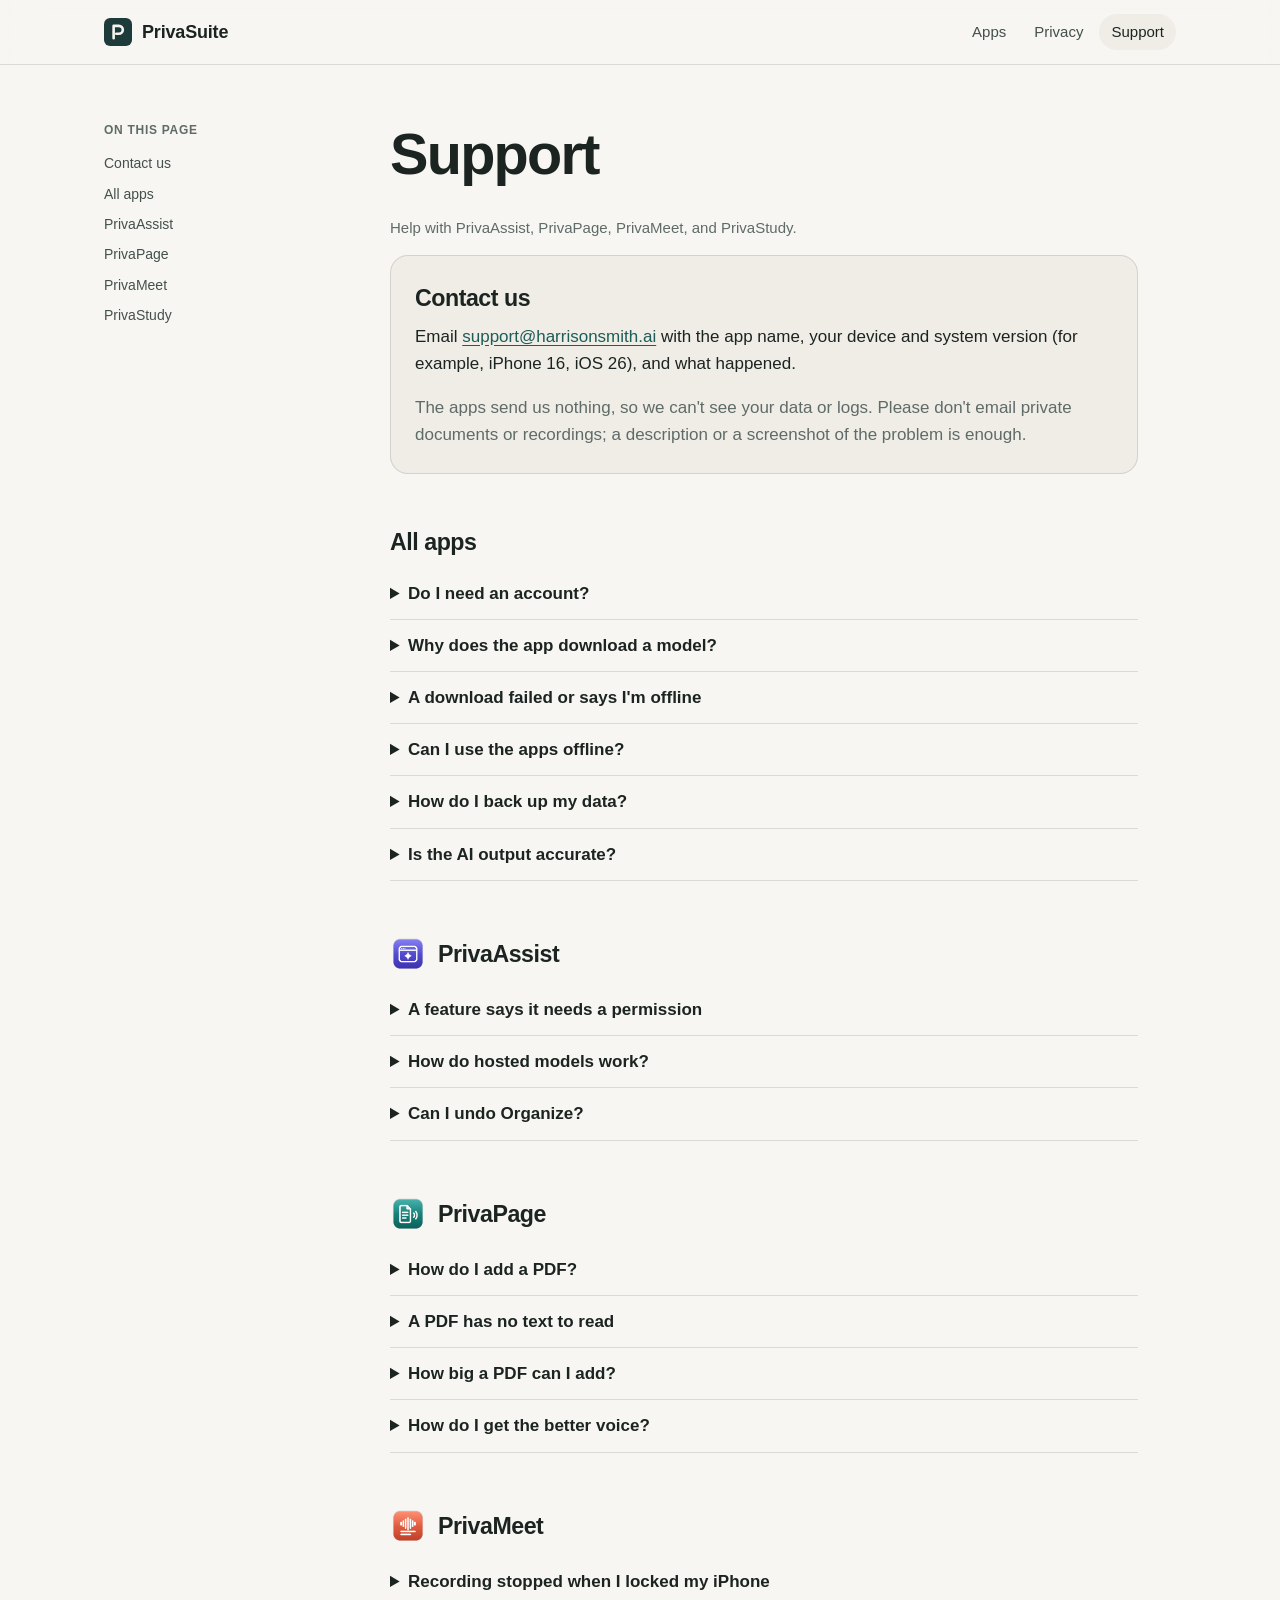
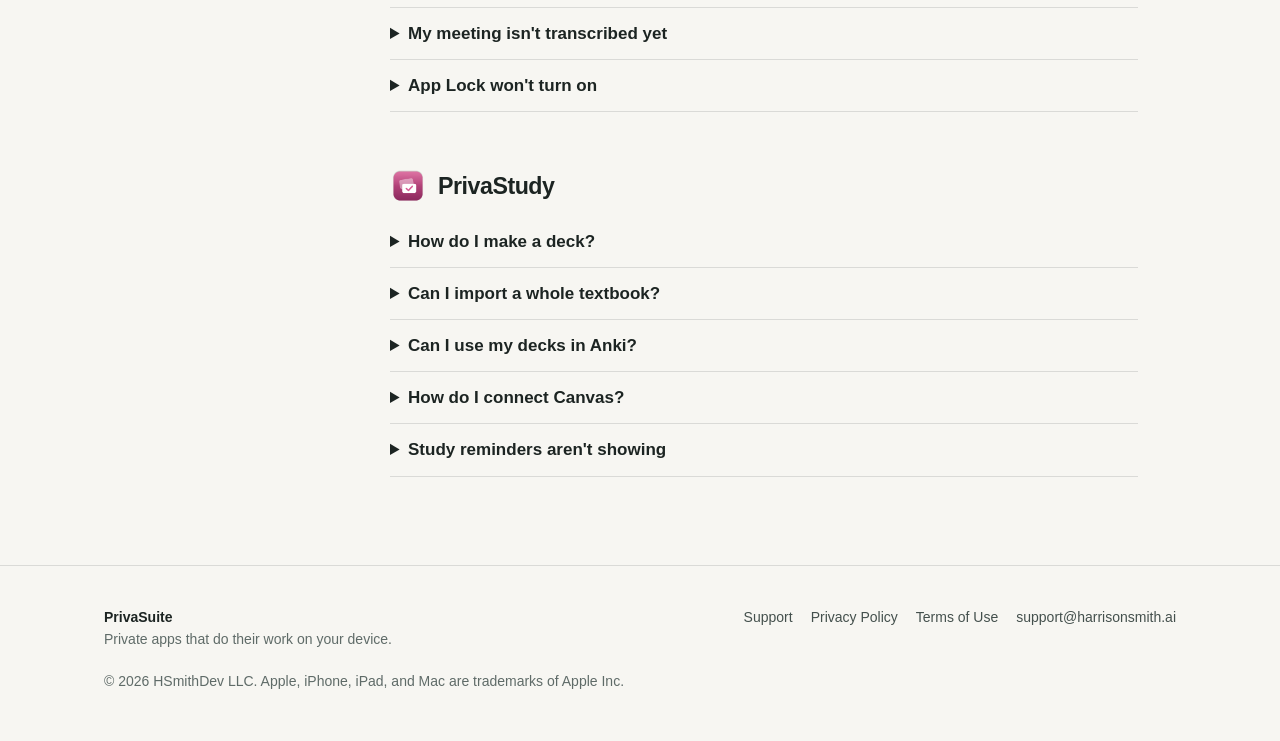
<file: support/index.html>
<!doctype html>
<html lang="en">
<head>
<meta charset="utf-8">
<meta name="viewport" content="width=device-width, initial-scale=1, viewport-fit=cover">
<meta name="color-scheme" content="light dark">
<meta name="theme-color" content="#f7f6f2" media="(prefers-color-scheme: light)">
<meta name="theme-color" content="#111615" media="(prefers-color-scheme: dark)">
<link rel="icon" type="image/svg+xml" href="../assets/img/favicon.svg">
<link rel="stylesheet" href="../assets/style.css">
<title>Support | PrivaSuite</title>
<meta name="description" content="Help and contact for PrivaAssist, PrivaPage, PrivaMeet, and PrivaStudy.">
<link rel="canonical" href="https://privasuite.harrisonsmith.ai/support/">
</head>
<body>
<a class="skip" href="#main">Skip to content</a>
<header class="site-header">
  <div class="wrap nav">
    <a class="brand" href="../index.html" aria-label="PrivaSuite home"><img src="../assets/img/favicon.svg" alt="" width="28" height="28"><span>PrivaSuite</span></a>
    <nav aria-label="Primary">
      <a href="../index.html#apps">Apps</a>
      <a href="../privacy/index.html">Privacy</a>
      <a href="../support/index.html" aria-current="page">Support</a>
    </nav>
  </div>
</header>
<main id="main">
<div class="doc"><div class="wrap doc-grid">
<aside class="toc" aria-label="On this page"><p>On this page</p><ol>
<li><a href="#contact">Contact us</a></li>
<li><a href="#general">All apps</a></li>
<li><a href="#privaassist">PrivaAssist</a></li>
<li><a href="#privapage">PrivaPage</a></li>
<li><a href="#privameet">PrivaMeet</a></li>
<li><a href="#privastudy">PrivaStudy</a></li>
</ol></aside>
<article class="prose">
<h1>Support</h1>
<p class="doc-meta">Help with PrivaAssist, PrivaPage, PrivaMeet, and PrivaStudy.</p>

<div class="contact" id="contact">
<h2 style="margin-top:0">Contact us</h2>
<p>Email <a href="mailto:support@harrisonsmith.ai">support@harrisonsmith.ai</a> with the app name, your device and system version (for example, iPhone 16, iOS 26), and what happened.</p>
<p class="muted" style="margin-bottom:0">The apps send us nothing, so we can't see your data or logs. Please don't email private documents or recordings; a description or a screenshot of the problem is enough.</p>
</div>

<h2 id="general">All apps</h2>
<details><summary>Do I need an account?</summary><p>No. None of the apps has an account, sign-in, or subscription service of ours.</p></details>
<details><summary>Why does the app download a model?</summary><p>The on-device AI models are too large to ship inside the app. Each app downloads only the models you ask for, from Hugging Face, and checks every file against a built-in checksum. You'll see the size before it starts. After that, the feature works offline.</p></details>
<details><summary>A download failed or says I'm offline</summary><p>Check your connection and tap Download again; the app keeps what you need to retry. Make sure there is enough free storage for the size shown. If it keeps failing, email us the exact message.</p></details>
<details><summary>Can I use the apps offline?</summary><p>Yes. Once the models you use are downloaded, everything runs without a connection. PrivaPage also works with no download at all using the built-in system voices.</p></details>
<details><summary>How do I back up my data?</summary><p>The apps don't sync to iCloud or any server. Use each app's Export or Share options to save copies of what you want to keep.</p></details>
<details><summary>Is the AI output accurate?</summary><p>It's often good, but models make mistakes. Check transcripts, summaries, and generated cards against the original before relying on them.</p></details>

<h2 id="privaassist" class="app-tag"><img src="../assets/img/privaassist-256.png" alt="" width="36" height="36">PrivaAssist</h2>
<details><summary>A feature says it needs a permission</summary><p>Use the Request button PrivaAssist shows next to the permission, or open System Settings, Privacy &amp; Security, and turn PrivaAssist on under Microphone, Camera, Screen Recording, or Accessibility. Some permissions take effect only after you quit and reopen the app.</p></details>
<details><summary>How do hosted models work?</summary><p>They're off unless you turn them on in Settings, per capability, with your own API key. The app shows exactly what will be sent before you confirm, labels hosted output with a Hosted badge, and Offline mode turns all of it off. See the <a href='../privacy/index.html#privaassist'>privacy policy</a>.</p></details>
<details><summary>Can I undo Organize?</summary><p>Yes. In Organize, use More, then Undo Last Organize, or open History to see what was moved.</p></details>

<h2 id="privapage" class="app-tag"><img src="../assets/img/privapage-256.png" alt="" width="36" height="36">PrivaPage</h2>
<details><summary>How do I add a PDF?</summary><p>Tap + (or press Command-O on a Mac), drag a PDF in, or use Open in PrivaPage from the Files app or another app.</p></details>
<details><summary>A PDF has no text to read</summary><p>Scanned, image-only pages are recognized on your device, which can take a moment for long documents. If a page still has no text, the scan may be too faint or low-resolution to read.</p></details>
<details><summary>How big a PDF can I add?</summary><p>Up to 2 GB and 10,000 pages, so course books are fine. The first time you open a long book, PrivaPage reads its text in the background and shows its progress; you can start listening to the pages it has already read. After that it opens instantly. PrivaPage checks you have enough free storage first and tells you how much it needs.</p></details>
<details><summary>How do I get the better voice?</summary><p>Open Settings and download the neural voice (about 340 MB). The system voice keeps working if you skip it.</p></details>

<h2 id="privameet" class="app-tag"><img src="../assets/img/privameet-256.png" alt="" width="36" height="36">PrivaMeet</h2>
<details><summary>Recording stopped when I locked my iPhone</summary><p>PrivaMeet keeps recording in the background. If it stopped, check that Microphone access is on in Settings, PrivaMeet, and that another app didn't take over the microphone during a call.</p></details>
<details><summary>My meeting isn't transcribed yet</summary><p>Transcription runs on your device after you stop recording and can take a few minutes for long meetings. If the models weren't downloaded yet, tap Download in the banner; waiting meetings are transcribed automatically once they arrive.</p></details>
<details><summary>App Lock won't turn on</summary><p>App Lock needs a device passcode, so it never leaves your recordings unprotected when a check can't run. Set a passcode (and Face ID or Touch ID, if you like) in your device's Settings, then try again.</p></details>

<h2 id="privastudy" class="app-tag"><img src="../assets/img/privastudy-256.png" alt="" width="36" height="36">PrivaStudy</h2>
<details><summary>How do I make a deck?</summary><p>Import a PDF or text file, paste an article link, or record a lecture. PrivaStudy drafts cards on your device for you to review and edit.</p></details>
<details><summary>Can I import a whole textbook?</summary><p>Yes, up to 2 GB and 10,000 pages. For a PDF over 150 pages, PrivaStudy asks which chapters or pages to make flashcards and notes from. You can still choose the whole book, and you can import it again later for other chapters. Chat and Narrate cover the whole book.</p></details>
<details><summary>Can I use my decks in Anki?</summary><p>Yes. PrivaStudy exports decks as Anki .apkg files.</p></details>
<details><summary>How do I connect Canvas?</summary><p>Turn on Canvas in PrivaStudy's Settings, then choose Connect and enter your school's Canvas address. Create an access token in Canvas under Account, Settings, New Access Token, and paste it in. If your school doesn't allow student tokens, use the Calendar Feed link from Canvas's Calendar page instead; it brings in assignments and due dates. PrivaStudy only reads from Canvas and never submits anything.</p></details>
<details><summary>Study reminders aren't showing</summary><p>Turn on the reminder in PrivaStudy's Settings and allow notifications when asked, or enable them in your device's Settings, Notifications, PrivaStudy.</p></details>

</article>
</div></div>
</main>
<footer class="site-footer">
  <div class="wrap footer-grid">
    <div><strong style="color:var(--ink)">PrivaSuite</strong><br>Private apps that do their work on your device.</div>
    <div class="footer-links">
      <a href="../support/index.html">Support</a>
      <a href="../privacy/index.html">Privacy Policy</a>
      <a href="../terms/index.html">Terms of Use</a>
      <a href="mailto:support@harrisonsmith.ai">support@harrisonsmith.ai</a>
    </div>
  </div>
  <div class="wrap" style="margin-top:20px">&copy; 2026 HSmithDev LLC. Apple, iPhone, iPad, and Mac are trademarks of Apple Inc.</div>
</footer>
</body>
</html>
</file>
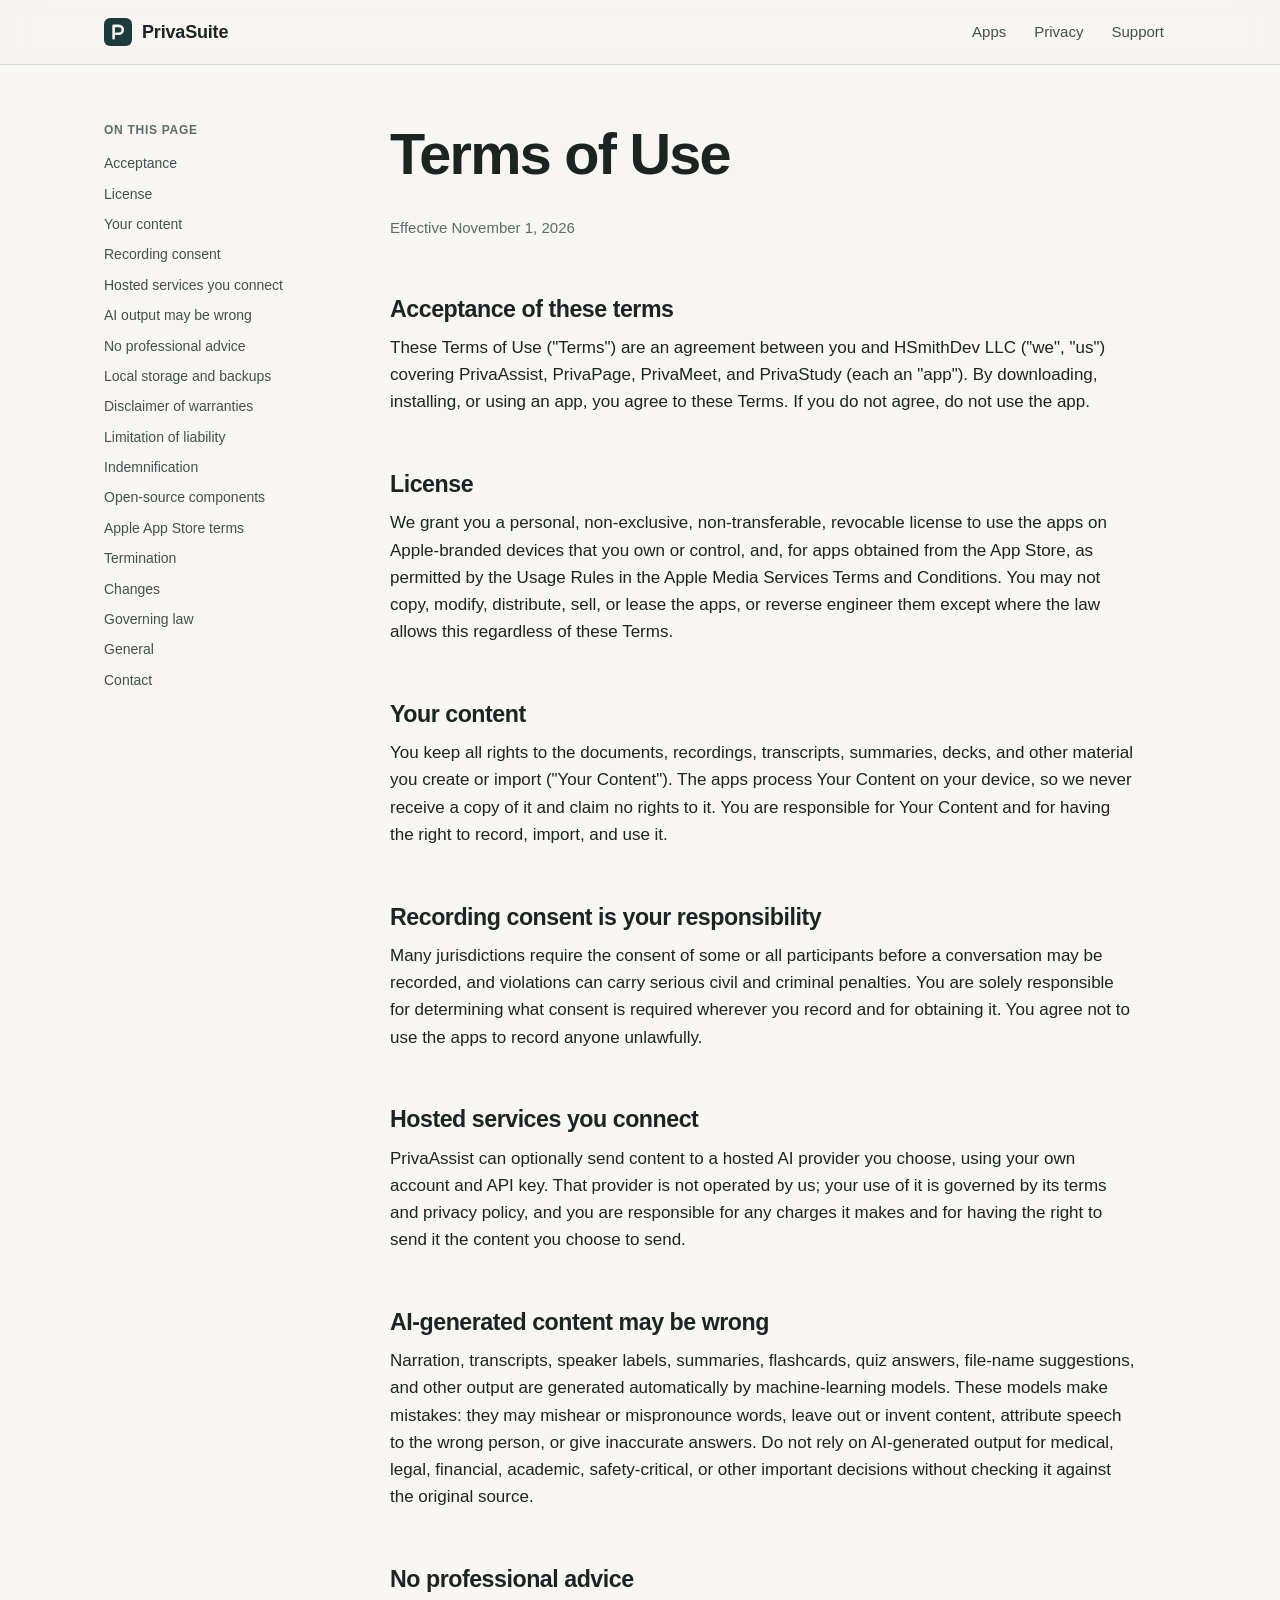
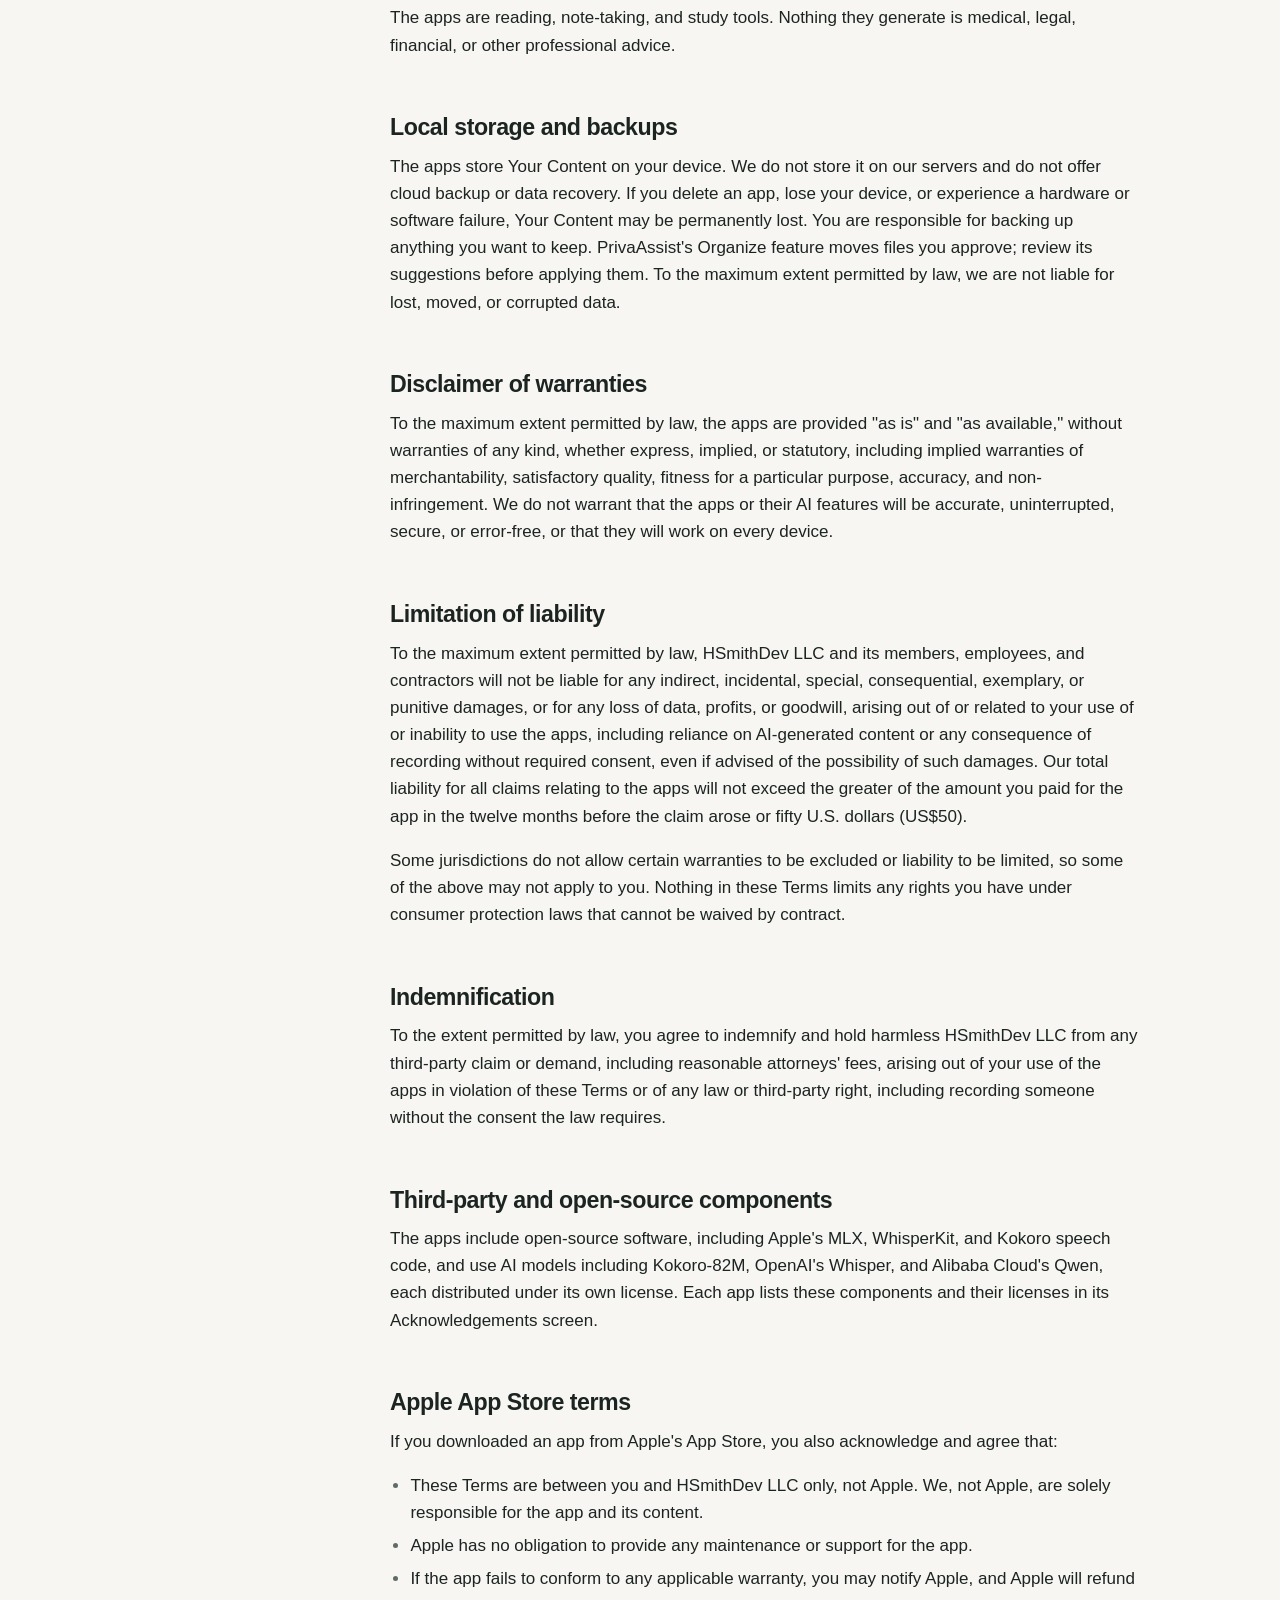
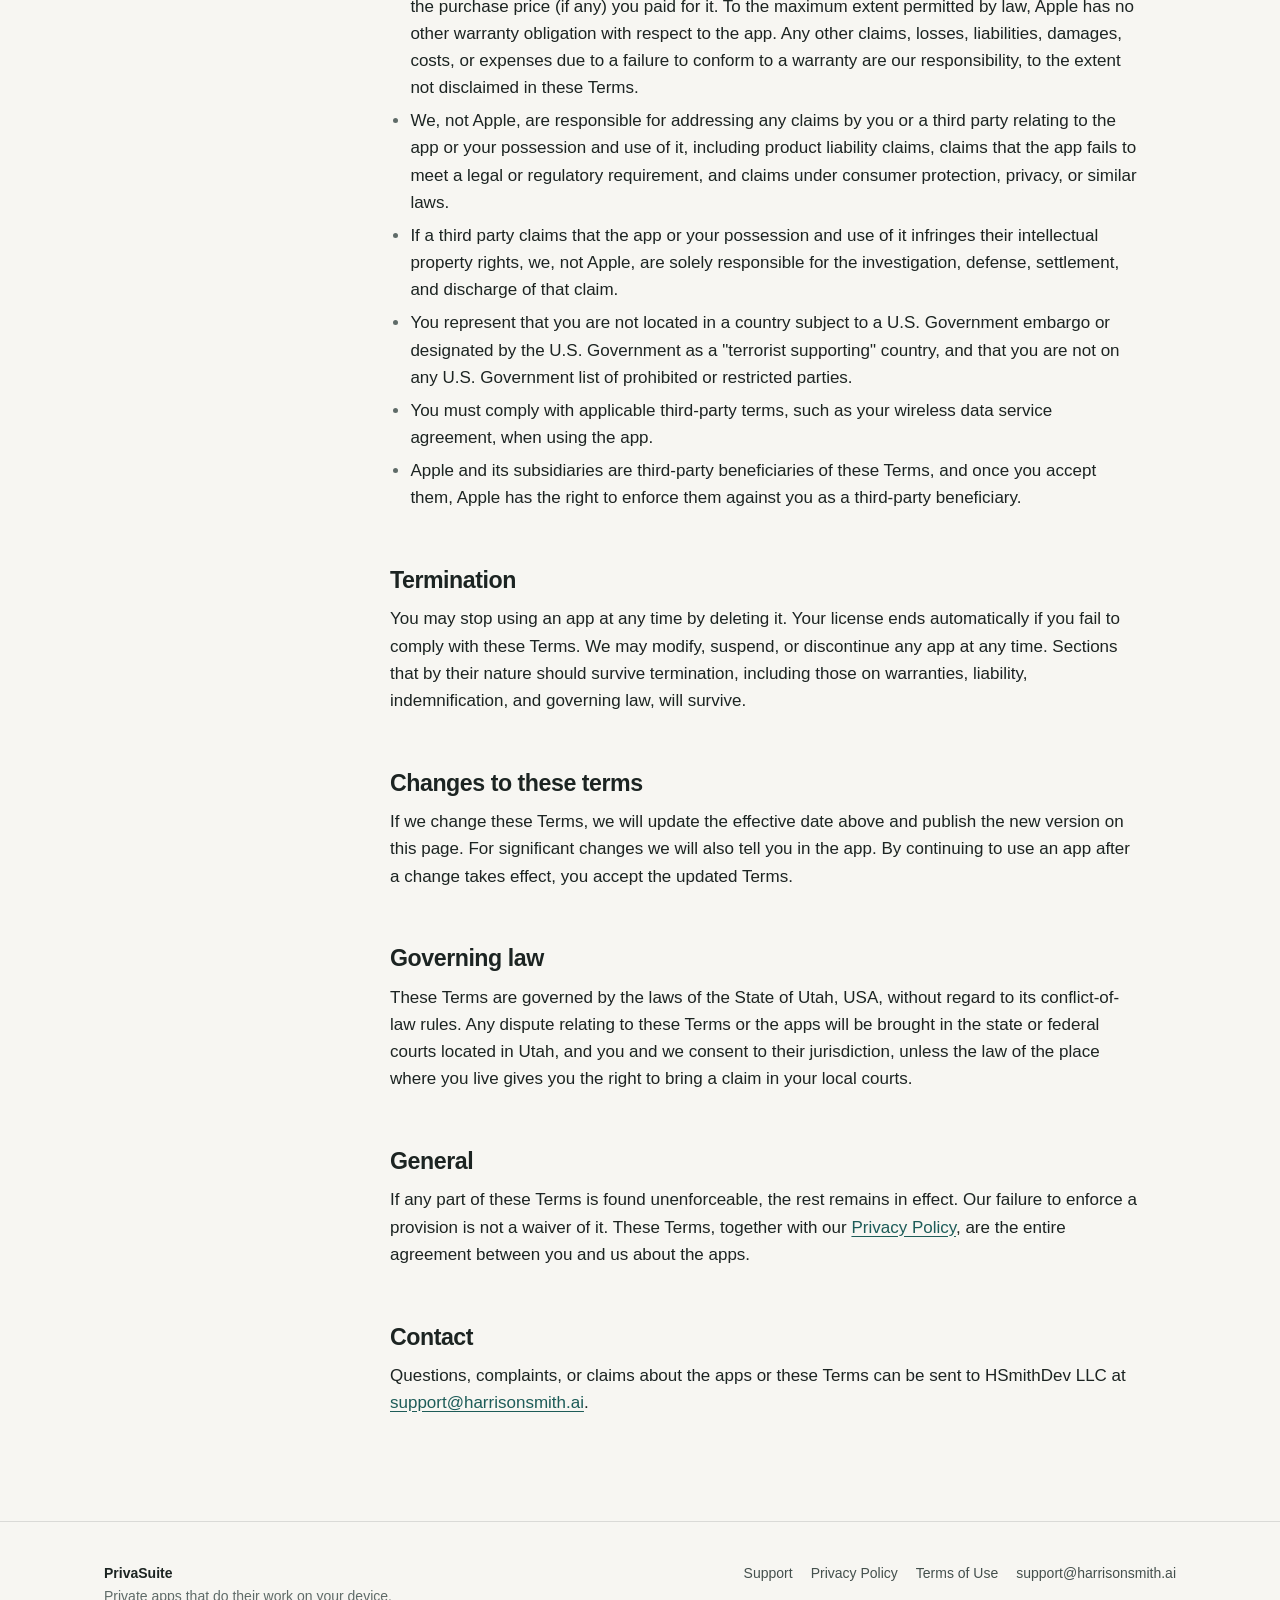
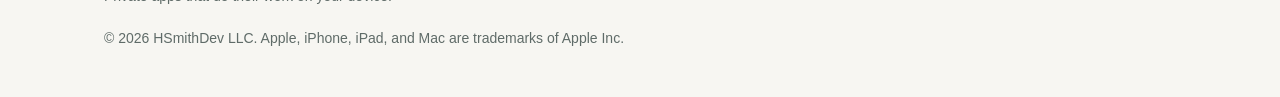
<file: terms/index.html>
<!doctype html>
<html lang="en">
<head>
<meta charset="utf-8">
<meta name="viewport" content="width=device-width, initial-scale=1, viewport-fit=cover">
<meta name="color-scheme" content="light dark">
<meta name="theme-color" content="#f7f6f2" media="(prefers-color-scheme: light)">
<meta name="theme-color" content="#111615" media="(prefers-color-scheme: dark)">
<link rel="icon" type="image/svg+xml" href="../assets/img/favicon.svg">
<link rel="stylesheet" href="../assets/style.css">
<title>Terms of Use | PrivaSuite</title>
<meta name="description" content="Terms of Use for PrivaAssist, PrivaPage, PrivaMeet, and PrivaStudy.">
<link rel="canonical" href="https://privasuite.harrisonsmith.ai/terms/">
</head>
<body>
<a class="skip" href="#main">Skip to content</a>
<header class="site-header">
  <div class="wrap nav">
    <a class="brand" href="../index.html" aria-label="PrivaSuite home"><img src="../assets/img/favicon.svg" alt="" width="28" height="28"><span>PrivaSuite</span></a>
    <nav aria-label="Primary">
      <a href="../index.html#apps">Apps</a>
      <a href="../privacy/index.html">Privacy</a>
      <a href="../support/index.html">Support</a>
    </nav>
  </div>
</header>
<main id="main">
<div class="doc"><div class="wrap doc-grid">
<aside class="toc" aria-label="On this page"><p>On this page</p><ol>
<li><a href="#acceptance">Acceptance</a></li>
<li><a href="#license">License</a></li>
<li><a href="#content">Your content</a></li>
<li><a href="#consent">Recording consent</a></li>
<li><a href="#hosted">Hosted services you connect</a></li>
<li><a href="#ai-output">AI output may be wrong</a></li>
<li><a href="#advice">No professional advice</a></li>
<li><a href="#backups">Local storage and backups</a></li>
<li><a href="#warranty">Disclaimer of warranties</a></li>
<li><a href="#liability">Limitation of liability</a></li>
<li><a href="#indemnity">Indemnification</a></li>
<li><a href="#third-party">Open-source components</a></li>
<li><a href="#apple">Apple App Store terms</a></li>
<li><a href="#termination">Termination</a></li>
<li><a href="#changes">Changes</a></li>
<li><a href="#law">Governing law</a></li>
<li><a href="#general">General</a></li>
<li><a href="#contact">Contact</a></li>
</ol></aside>
<article class="prose">
<h1>Terms of Use</h1>
<p class="doc-meta">Effective November 1, 2026</p>

<h2 id="acceptance">Acceptance of these terms</h2>
<p>These Terms of Use ("Terms") are an agreement between you and HSmithDev LLC ("we", "us") covering PrivaAssist, PrivaPage, PrivaMeet, and PrivaStudy (each an "app"). By downloading, installing, or using an app, you agree to these Terms. If you do not agree, do not use the app.</p>
<h2 id="license">License</h2>
<p>We grant you a personal, non-exclusive, non-transferable, revocable license to use the apps on Apple-branded devices that you own or control, and, for apps obtained from the App Store, as permitted by the Usage Rules in the Apple Media Services Terms and Conditions. You may not copy, modify, distribute, sell, or lease the apps, or reverse engineer them except where the law allows this regardless of these Terms.</p>
<h2 id="content">Your content</h2>
<p>You keep all rights to the documents, recordings, transcripts, summaries, decks, and other material you create or import ("Your Content"). The apps process Your Content on your device, so we never receive a copy of it and claim no rights to it. You are responsible for Your Content and for having the right to record, import, and use it.</p>
<h2 id="consent">Recording consent is your responsibility</h2>
<p>Many jurisdictions require the consent of some or all participants before a conversation may be recorded, and violations can carry serious civil and criminal penalties. You are solely responsible for determining what consent is required wherever you record and for obtaining it. You agree not to use the apps to record anyone unlawfully.</p>
<h2 id="hosted">Hosted services you connect</h2>
<p>PrivaAssist can optionally send content to a hosted AI provider you choose, using your own account and API key. That provider is not operated by us; your use of it is governed by its terms and privacy policy, and you are responsible for any charges it makes and for having the right to send it the content you choose to send.</p>
<h2 id="ai-output">AI-generated content may be wrong</h2>
<p>Narration, transcripts, speaker labels, summaries, flashcards, quiz answers, file-name suggestions, and other output are generated automatically by machine-learning models. These models make mistakes: they may mishear or mispronounce words, leave out or invent content, attribute speech to the wrong person, or give inaccurate answers. Do not rely on AI-generated output for medical, legal, financial, academic, safety-critical, or other important decisions without checking it against the original source.</p>
<h2 id="advice">No professional advice</h2>
<p>The apps are reading, note-taking, and study tools. Nothing they generate is medical, legal, financial, or other professional advice.</p>
<h2 id="backups">Local storage and backups</h2>
<p>The apps store Your Content on your device. We do not store it on our servers and do not offer cloud backup or data recovery. If you delete an app, lose your device, or experience a hardware or software failure, Your Content may be permanently lost. You are responsible for backing up anything you want to keep. PrivaAssist's Organize feature moves files you approve; review its suggestions before applying them. To the maximum extent permitted by law, we are not liable for lost, moved, or corrupted data.</p>
<h2 id="warranty">Disclaimer of warranties</h2>
<p>To the maximum extent permitted by law, the apps are provided "as is" and "as available," without warranties of any kind, whether express, implied, or statutory, including implied warranties of merchantability, satisfactory quality, fitness for a particular purpose, accuracy, and non-infringement. We do not warrant that the apps or their AI features will be accurate, uninterrupted, secure, or error-free, or that they will work on every device.</p>
<h2 id="liability">Limitation of liability</h2>
<p>To the maximum extent permitted by law, HSmithDev LLC and its members, employees, and contractors will not be liable for any indirect, incidental, special, consequential, exemplary, or punitive damages, or for any loss of data, profits, or goodwill, arising out of or related to your use of or inability to use the apps, including reliance on AI-generated content or any consequence of recording without required consent, even if advised of the possibility of such damages. Our total liability for all claims relating to the apps will not exceed the greater of the amount you paid for the app in the twelve months before the claim arose or fifty U.S. dollars (US$50).</p>
<p>Some jurisdictions do not allow certain warranties to be excluded or liability to be limited, so some of the above may not apply to you. Nothing in these Terms limits any rights you have under consumer protection laws that cannot be waived by contract.</p>
<h2 id="indemnity">Indemnification</h2>
<p>To the extent permitted by law, you agree to indemnify and hold harmless HSmithDev LLC from any third-party claim or demand, including reasonable attorneys' fees, arising out of your use of the apps in violation of these Terms or of any law or third-party right, including recording someone without the consent the law requires.</p>
<h2 id="third-party">Third-party and open-source components</h2>
<p>The apps include open-source software, including Apple's MLX, WhisperKit, and Kokoro speech code, and use AI models including Kokoro-82M, OpenAI's Whisper, and Alibaba Cloud's Qwen, each distributed under its own license. Each app lists these components and their licenses in its Acknowledgements screen.</p>
<h2 id="apple">Apple App Store terms</h2>
<p>If you downloaded an app from Apple's App Store, you also acknowledge and agree that:</p>
<ul>
<li>These Terms are between you and HSmithDev LLC only, not Apple. We, not Apple, are solely responsible for the app and its content.</li>
<li>Apple has no obligation to provide any maintenance or support for the app.</li>
<li>If the app fails to conform to any applicable warranty, you may notify Apple, and Apple will refund the purchase price (if any) you paid for it. To the maximum extent permitted by law, Apple has no other warranty obligation with respect to the app. Any other claims, losses, liabilities, damages, costs, or expenses due to a failure to conform to a warranty are our responsibility, to the extent not disclaimed in these Terms.</li>
<li>We, not Apple, are responsible for addressing any claims by you or a third party relating to the app or your possession and use of it, including product liability claims, claims that the app fails to meet a legal or regulatory requirement, and claims under consumer protection, privacy, or similar laws.</li>
<li>If a third party claims that the app or your possession and use of it infringes their intellectual property rights, we, not Apple, are solely responsible for the investigation, defense, settlement, and discharge of that claim.</li>
<li>You represent that you are not located in a country subject to a U.S. Government embargo or designated by the U.S. Government as a "terrorist supporting" country, and that you are not on any U.S. Government list of prohibited or restricted parties.</li>
<li>You must comply with applicable third-party terms, such as your wireless data service agreement, when using the app.</li>
<li>Apple and its subsidiaries are third-party beneficiaries of these Terms, and once you accept them, Apple has the right to enforce them against you as a third-party beneficiary.</li>
</ul>
<h2 id="termination">Termination</h2>
<p>You may stop using an app at any time by deleting it. Your license ends automatically if you fail to comply with these Terms. We may modify, suspend, or discontinue any app at any time. Sections that by their nature should survive termination, including those on warranties, liability, indemnification, and governing law, will survive.</p>
<h2 id="changes">Changes to these terms</h2>
<p>If we change these Terms, we will update the effective date above and publish the new version on this page. For significant changes we will also tell you in the app. By continuing to use an app after a change takes effect, you accept the updated Terms.</p>
<h2 id="law">Governing law</h2>
<p>These Terms are governed by the laws of the State of Utah, USA, without regard to its conflict-of-law rules. Any dispute relating to these Terms or the apps will be brought in the state or federal courts located in Utah, and you and we consent to their jurisdiction, unless the law of the place where you live gives you the right to bring a claim in your local courts.</p>
<h2 id="general">General</h2>
<p>If any part of these Terms is found unenforceable, the rest remains in effect. Our failure to enforce a provision is not a waiver of it. These Terms, together with our <a href="../privacy/index.html">Privacy Policy</a>, are the entire agreement between you and us about the apps.</p>
<h2 id="contact">Contact</h2>
<p>Questions, complaints, or claims about the apps or these Terms can be sent to HSmithDev LLC at <a href="mailto:support@harrisonsmith.ai">support@harrisonsmith.ai</a>.</p>

</article>
</div></div>
</main>
<footer class="site-footer">
  <div class="wrap footer-grid">
    <div><strong style="color:var(--ink)">PrivaSuite</strong><br>Private apps that do their work on your device.</div>
    <div class="footer-links">
      <a href="../support/index.html">Support</a>
      <a href="../privacy/index.html">Privacy Policy</a>
      <a href="../terms/index.html">Terms of Use</a>
      <a href="mailto:support@harrisonsmith.ai">support@harrisonsmith.ai</a>
    </div>
  </div>
  <div class="wrap" style="margin-top:20px">&copy; 2026 HSmithDev LLC. Apple, iPhone, iPad, and Mac are trademarks of Apple Inc.</div>
</footer>
</body>
</html>
</file>
<file: assets/style.css>
/* PrivaSuite site. Plain CSS, system fonts, light and dark. Nothing loads from third parties. */

:root {
  --bg: #f7f6f2;
  --surface: #efede6;
  --surface-2: #e5e2d8;
  --ink: #1c2422;
  --ink-2: #44504d;
  --ink-3: #5f6b68;
  --accent: #1d5c58;
  --accent-ink: #f7f6f2;
  --line: rgb(28 36 34 / 0.13);
  --radius: 18px;
  --wrap: 1120px;
  --font: -apple-system, BlinkMacSystemFont, "SF Pro Text", "Segoe UI", Roboto, "Helvetica Neue", Arial, sans-serif;
  --font-display: -apple-system, BlinkMacSystemFont, "SF Pro Display", "Segoe UI", Roboto, "Helvetica Neue", Arial, sans-serif;
}

@media (prefers-color-scheme: dark) {
  :root {
    --bg: #111615;
    --surface: #181f1e;
    --surface-2: #202928;
    --ink: #ecebe5;
    --ink-2: #b5bdba;
    --ink-3: #959f9c;
    --accent: #7cc4bc;
    --accent-ink: #0f1514;
    --line: rgb(236 235 229 / 0.12);
  }
}

*, *::before, *::after { box-sizing: border-box; }
html { -webkit-text-size-adjust: 100%; scroll-padding-top: 88px; }
@media (prefers-reduced-motion: no-preference) { html { scroll-behavior: smooth; } }
body {
  margin: 0;
  background: var(--bg);
  color: var(--ink);
  font: 17px/1.6 var(--font);
  -webkit-font-smoothing: antialiased;
}
img { max-width: 100%; height: auto; display: block; }
a { color: var(--accent); text-underline-offset: 0.18em; }
a:hover { text-decoration-thickness: 2px; }
:focus-visible { outline: 3px solid var(--accent); outline-offset: 3px; border-radius: 6px; }

.wrap { max-width: var(--wrap); margin: 0 auto; padding: 0 24px; }
@media (max-width: 600px) { .wrap { padding: 0 16px; } }

.skip { position: absolute; left: -9999px; top: 8px; background: var(--ink); color: var(--bg); padding: 8px 14px; border-radius: 8px; z-index: 10; }
.skip:focus { left: 16px; }

/* Header */
.site-header {
  position: sticky; top: 0; z-index: 5;
  background: color-mix(in srgb, var(--bg) 82%, transparent);
  -webkit-backdrop-filter: saturate(160%) blur(18px);
  backdrop-filter: saturate(160%) blur(18px);
  border-bottom: 1px solid var(--line);
}
@media (prefers-reduced-transparency: reduce) { .site-header { background: var(--bg); backdrop-filter: none; -webkit-backdrop-filter: none; } }
.nav { display: flex; align-items: center; justify-content: space-between; gap: 16px; min-height: 64px; }
.brand { display: inline-flex; align-items: center; gap: 10px; color: var(--ink); text-decoration: none; font-weight: 650; font-size: 18px; letter-spacing: -0.01em; }
.brand img { width: 28px; height: 28px; }
.nav nav { display: flex; gap: 4px; flex-wrap: wrap; }
.nav nav a { color: var(--ink-2); text-decoration: none; padding: 6px 12px; border-radius: 999px; font-size: 15px; }
.nav nav a:hover, .nav nav a[aria-current="page"] { color: var(--ink); background: var(--surface); }

/* Type */
h1, h2, h3 { font-family: var(--font-display); line-height: 1.15; margin: 0 0 0.5em; }
h1 { font-size: clamp(2.2rem, 5vw, 3.6rem); letter-spacing: -0.03em; font-weight: 700; }
h2 { font-size: clamp(1.5rem, 3vw, 2rem); letter-spacing: -0.02em; font-weight: 680; }
h3 { font-size: 1.15rem; letter-spacing: -0.01em; font-weight: 650; }
p { margin: 0 0 1em; }
.lede { font-size: 1.2rem; color: var(--ink-2); max-width: 40em; }
.eyebrow { font-size: 13px; font-weight: 650; letter-spacing: 0.08em; text-transform: uppercase; color: var(--accent); margin-bottom: 12px; }
.muted { color: var(--ink-3); }

/* Home */
.hero { padding: 88px 0 56px; }
@media (max-width: 600px) { .hero { padding: 56px 0 40px; } }
.apps { display: grid; grid-template-columns: repeat(2, minmax(0, 1fr)); gap: 20px; padding-bottom: 72px; }
@media (max-width: 760px) { .apps { grid-template-columns: 1fr; } }
.app-card { background: var(--surface); border: 1px solid var(--line); border-radius: var(--radius); padding: 28px; display: flex; flex-direction: column; gap: 6px; }
.app-card header { display: flex; align-items: center; gap: 16px; margin-bottom: 8px; }
.app-card header img { width: 64px; height: 64px; border-radius: 15px; }
.app-card h2 { font-size: 1.45rem; margin: 0; }
.platforms { font-size: 14px; color: var(--ink-3); margin: 2px 0 0; }
.app-card ul { margin: 4px 0 16px; padding-left: 1.1em; color: var(--ink-2); }
.app-card li { margin: 2px 0; }
.app-card .links { margin-top: auto; display: flex; gap: 8px; flex-wrap: wrap; }
.pill { display: inline-block; font-size: 14px; padding: 6px 14px; border-radius: 999px; border: 1px solid var(--line); color: var(--ink); text-decoration: none; background: var(--bg); }
.pill:hover { border-color: var(--ink-3); }
.pill.status { color: var(--ink-3); background: transparent; }

.band { border-top: 1px solid var(--line); padding: 64px 0 80px; }
.cols { display: grid; grid-template-columns: repeat(3, minmax(0, 1fr)); gap: 32px; }
@media (max-width: 760px) { .cols { grid-template-columns: 1fr; gap: 20px; } }
.cols p { color: var(--ink-2); }

/* Documents (privacy, terms, support) */
.doc { padding: 56px 0 88px; }
.doc-grid { display: grid; grid-template-columns: 230px minmax(0, 1fr); gap: 56px; align-items: start; }
@media (max-width: 900px) { .doc-grid { grid-template-columns: 1fr; gap: 24px; } }
.toc { position: sticky; top: 92px; font-size: 14px; }
@media (max-width: 900px) { .toc { position: static; background: var(--surface); border-radius: 14px; padding: 16px 20px; } }
.toc p { font-weight: 650; color: var(--ink-3); text-transform: uppercase; letter-spacing: 0.06em; font-size: 12px; margin-bottom: 8px; }
.toc ol { list-style: none; margin: 0; padding: 0; }
.toc li { margin: 0; }
.toc a { display: block; padding: 4px 0; color: var(--ink-2); text-decoration: none; }
.toc a:hover { color: var(--ink); }
.prose { max-width: 44em; }
.prose h2 { margin-top: 2.2em; padding-top: 0.2em; font-size: 1.45rem; }
.prose h3 { margin-top: 1.6em; }
.prose ul { padding-left: 1.2em; }
.prose li { margin: 0.35em 0; }
.prose li::marker { color: var(--ink-3); }
.doc-meta { color: var(--ink-3); font-size: 15px; }
.summary { background: var(--surface); border: 1px solid var(--line); border-radius: var(--radius); padding: 20px 24px; margin: 24px 0 8px; }
.summary p:last-child { margin-bottom: 0; }
.app-tag { display: flex; align-items: center; gap: 12px; }
.app-tag img { width: 36px; height: 36px; border-radius: 9px; }
table { border-collapse: collapse; width: 100%; font-size: 15px; margin: 8px 0 16px; }
th, td { text-align: left; padding: 10px 12px; border-bottom: 1px solid var(--line); vertical-align: top; }
th { color: var(--ink-3); font-weight: 600; }
.table-scroll { overflow-x: auto; }
details { border-bottom: 1px solid var(--line); padding: 12px 0; }
summary { cursor: pointer; font-weight: 600; }
details p, details ul { margin-top: 10px; color: var(--ink-2); }
.contact { background: var(--surface); border: 1px solid var(--line); border-radius: var(--radius); padding: 24px; margin-top: 8px; }

/* Footer */
.site-footer { border-top: 1px solid var(--line); padding: 40px 0 48px; font-size: 14px; color: var(--ink-3); }
.footer-grid { display: flex; justify-content: space-between; gap: 24px; flex-wrap: wrap; }
.footer-links { display: flex; gap: 18px; flex-wrap: wrap; }
.footer-links a { color: var(--ink-2); text-decoration: none; }
.footer-links a:hover { color: var(--ink); text-decoration: underline; }

.notfound { padding: 120px 0; text-align: center; }

@media (max-width: 480px) {
  .nav { min-height: 56px; }
  .brand span { font-size: 17px; }
  .nav nav a { padding: 6px 9px; font-size: 14px; }
  .app-card { padding: 22px; }
}

.pill.primary { background: var(--accent); color: var(--accent-ink); border-color: transparent; font-weight: 600; }
.pill.primary:hover { filter: brightness(1.08); }
.pill.big { font-size: 17px; padding: 12px 24px; }
.prose ol { padding-left: 1.3em; }
</file>
